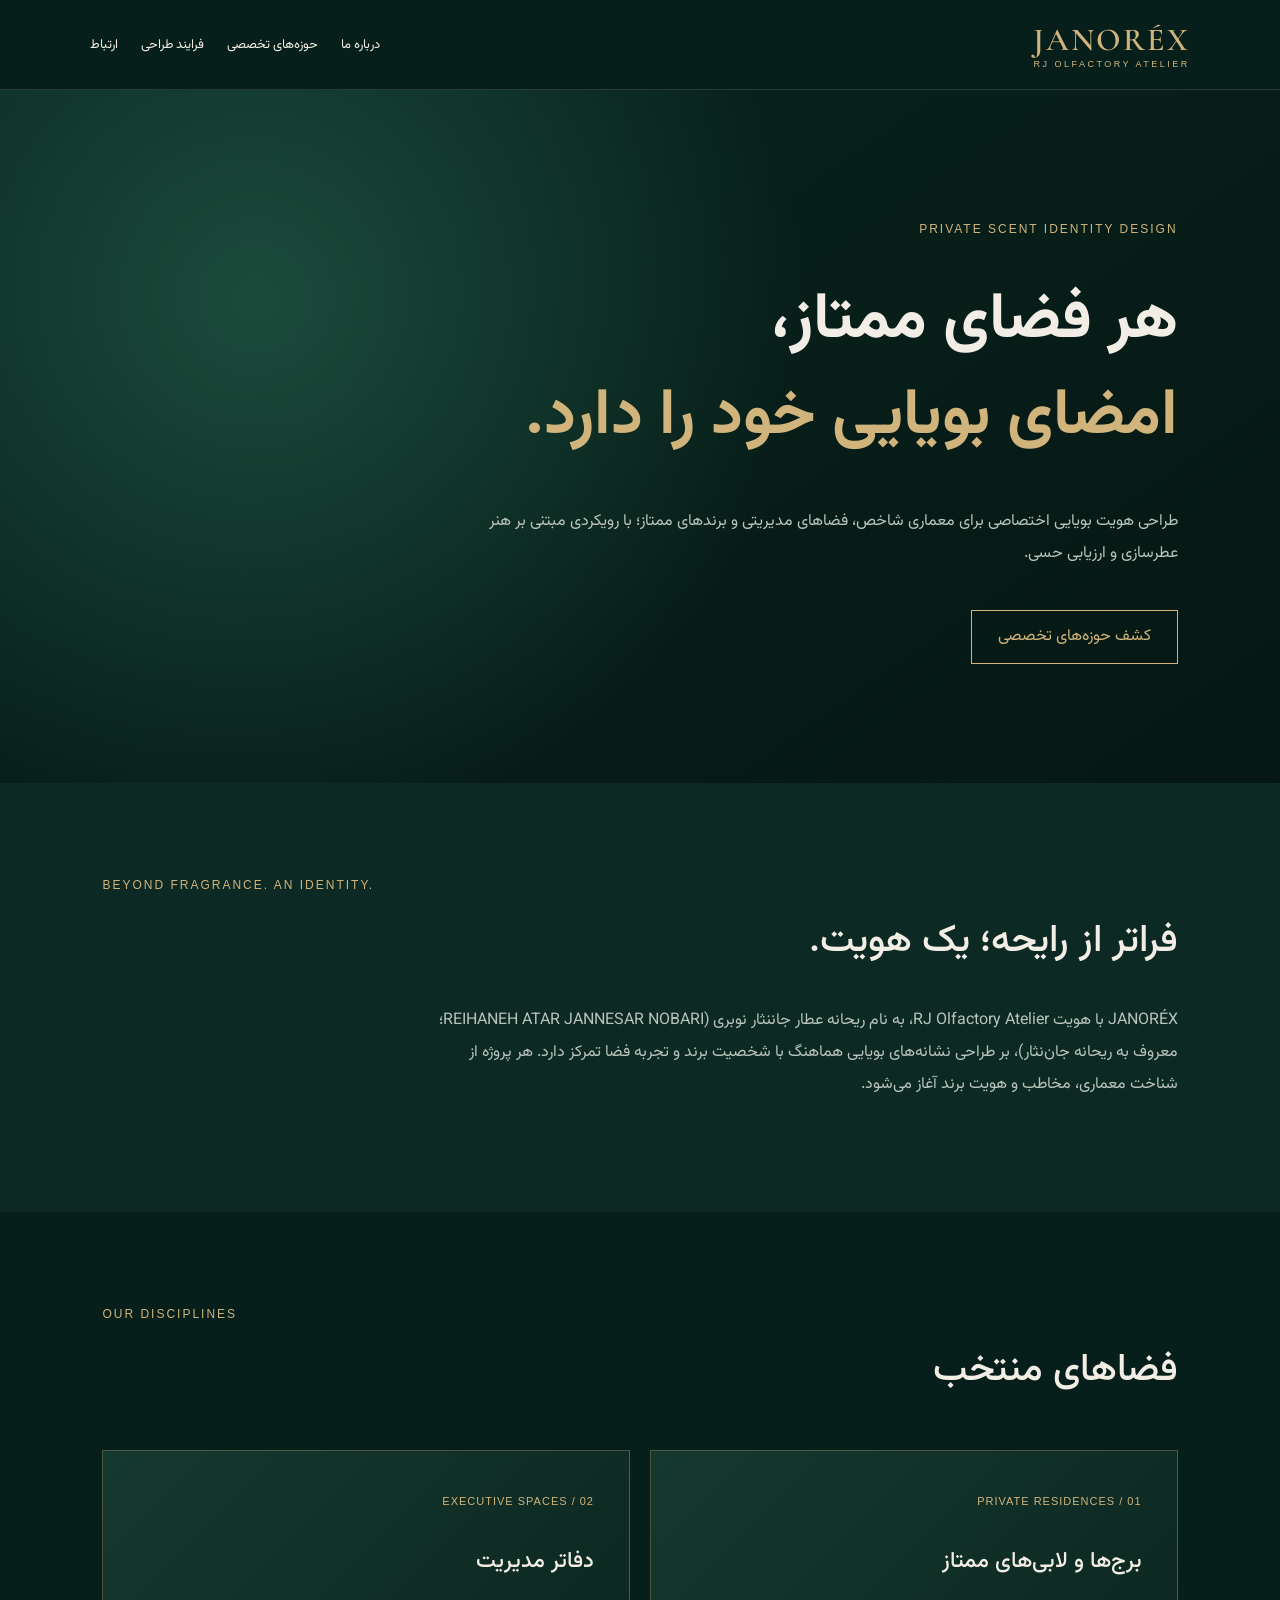
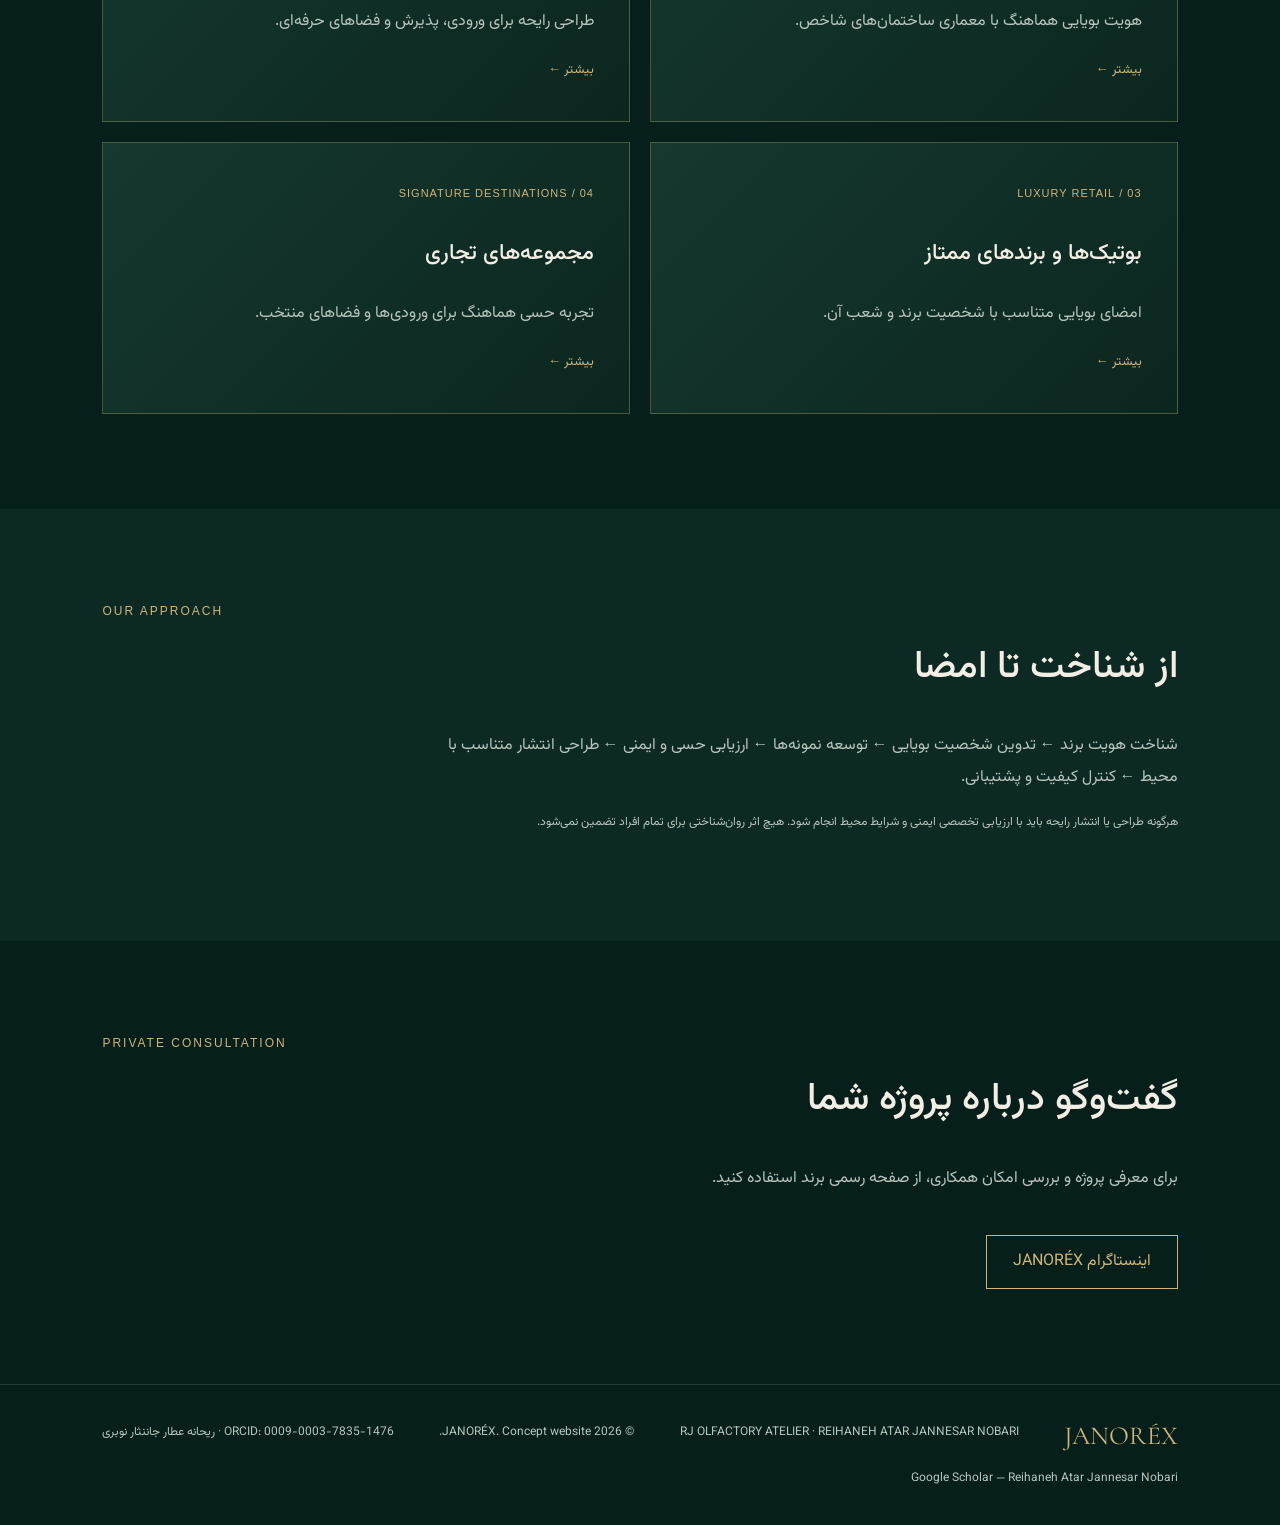
<file: index.html>
<!doctype html><html lang="fa" dir="rtl"><head><meta charset="utf-8"><meta name="viewport" content="width=device-width,initial-scale=1"><meta name="description" content="JANORÉX — استودیوی طراحی هویت بویایی اختصاصی برای فضاهای ممتاز، برج‌ها، دفاتر مدیریت و بوتیک‌های لوکس."><title>JANORÉX | RJ Olfactory Atelier</title><link rel="stylesheet" href="style.css"><meta name="google-site-verification" content="vM_7W2J-sU3Rq5W0wk0j6W85SU7spvGq8XoZDJ5NMYY"><meta name="author" content="Reihaneh Atar Jannesar Nobari"><script type="application/ld+json">{"@context":"https://schema.org","@type":"Person","name":"Reihaneh Atar Jannesar Nobari","alternateName":["ریحانه عطار جاننثار نوبری","ریحانه جان‌نثار","Reihaneh Jannesar"],"sameAs":["https://orcid.org/0009-0003-7835-1476","https://scholar.google.com/citations?user=XR0D-F0AAAAJ"]}</script></head><body><header><a class="logo" href="./">JANORÉX <small>RJ OLFACTORY ATELIER</small></a><nav><a href="#about">درباره ما</a><a href="#services">حوزه‌های تخصصی</a><a href="#process">فرایند طراحی</a><a href="#contact">ارتباط</a></nav></header><main><section class="hero"><p class="eyebrow">PRIVATE SCENT IDENTITY DESIGN</p><h1>هر فضای ممتاز،<br><em>امضای بویایی خود را دارد.</em></h1><p>طراحی هویت بویایی اختصاصی برای معماری شاخص، فضاهای مدیریتی و برندهای ممتاز؛ با رویکردی مبتنی بر هنر عطرسازی و ارزیابی حسی.</p><a class="btn" href="#services">کشف حوزه‌های تخصصی</a></section><section id="about" class="intro"><span class="eyebrow">BEYOND FRAGRANCE. AN IDENTITY.</span><h2>فراتر از رایحه؛ یک هویت.</h2><p>JANORÉX با هویت RJ Olfactory Atelier، به نام ریحانه عطار جاننثار نوبری (REIHANEH ATAR JANNESAR NOBARI؛ معروف به ریحانه جان‌نثار)، بر طراحی نشانه‌های بویایی هماهنگ با شخصیت برند و تجربه فضا تمرکز دارد. هر پروژه از شناخت معماری، مخاطب و هویت برند آغاز می‌شود.</p></section><section id="services"><span class="eyebrow">OUR DISCIPLINES</span><h2>فضاهای منتخب</h2><div class="cards"><a href="residences.html"><b>01 / PRIVATE RESIDENCES</b><h3>برج‌ها و لابی‌های ممتاز</h3><p>هویت بویایی هماهنگ با معماری ساختمان‌های شاخص.</p><span>بیشتر ←</span></a><a href="executive.html"><b>02 / EXECUTIVE SPACES</b><h3>دفاتر مدیریت</h3><p>طراحی رایحه برای ورودی، پذیرش و فضاهای حرفه‌ای.</p><span>بیشتر ←</span></a><a href="retail.html"><b>03 / LUXURY RETAIL</b><h3>بوتیک‌ها و برندهای ممتاز</h3><p>امضای بویایی متناسب با شخصیت برند و شعب آن.</p><span>بیشتر ←</span></a><a href="destinations.html"><b>04 / SIGNATURE DESTINATIONS</b><h3>مجموعه‌های تجاری</h3><p>تجربه حسی هماهنگ برای ورودی‌ها و فضاهای منتخب.</p><span>بیشتر ←</span></a></div></section><section id="process" class="intro"><span class="eyebrow">OUR APPROACH</span><h2>از شناخت تا امضا</h2><p>شناخت هویت برند ← تدوین شخصیت بویایی ← توسعه نمونه‌ها ← ارزیابی حسی و ایمنی ← طراحی انتشار متناسب با محیط ← کنترل کیفیت و پشتیبانی.</p><p class="note">هرگونه طراحی یا انتشار رایحه باید با ارزیابی تخصصی ایمنی و شرایط محیط انجام شود. هیچ اثر روان‌شناختی برای تمام افراد تضمین نمی‌شود.</p></section><section id="contact"><span class="eyebrow">PRIVATE CONSULTATION</span><h2>گفت‌وگو درباره پروژه شما</h2><p>برای معرفی پروژه و بررسی امکان همکاری، از صفحه رسمی برند استفاده کنید.</p><a class="btn" href="https://www.instagram.com/janorex_perfume/" rel="noopener noreferrer" target="_blank">اینستاگرام JANORÉX</a></section></main><footer><strong>JANORÉX</strong><span>RJ OLFACTORY ATELIER · REIHANEH ATAR JANNESAR NOBARI</span><span>© 2026 JANORÉX. Concept website.</span><span dir="ltr">ریحانه عطار جاننثار نوبری · <a href="https://orcid.org/0009-0003-7835-1476" rel="me noopener noreferrer">ORCID: 0009-0003-7835-1476</a></span><span><a href="https://scholar.google.com/citations?user=XR0D-F0AAAAJ" rel="me noopener noreferrer">Google Scholar — Reihaneh Atar Jannesar Nobari</a></span></footer></body></html>
</file>
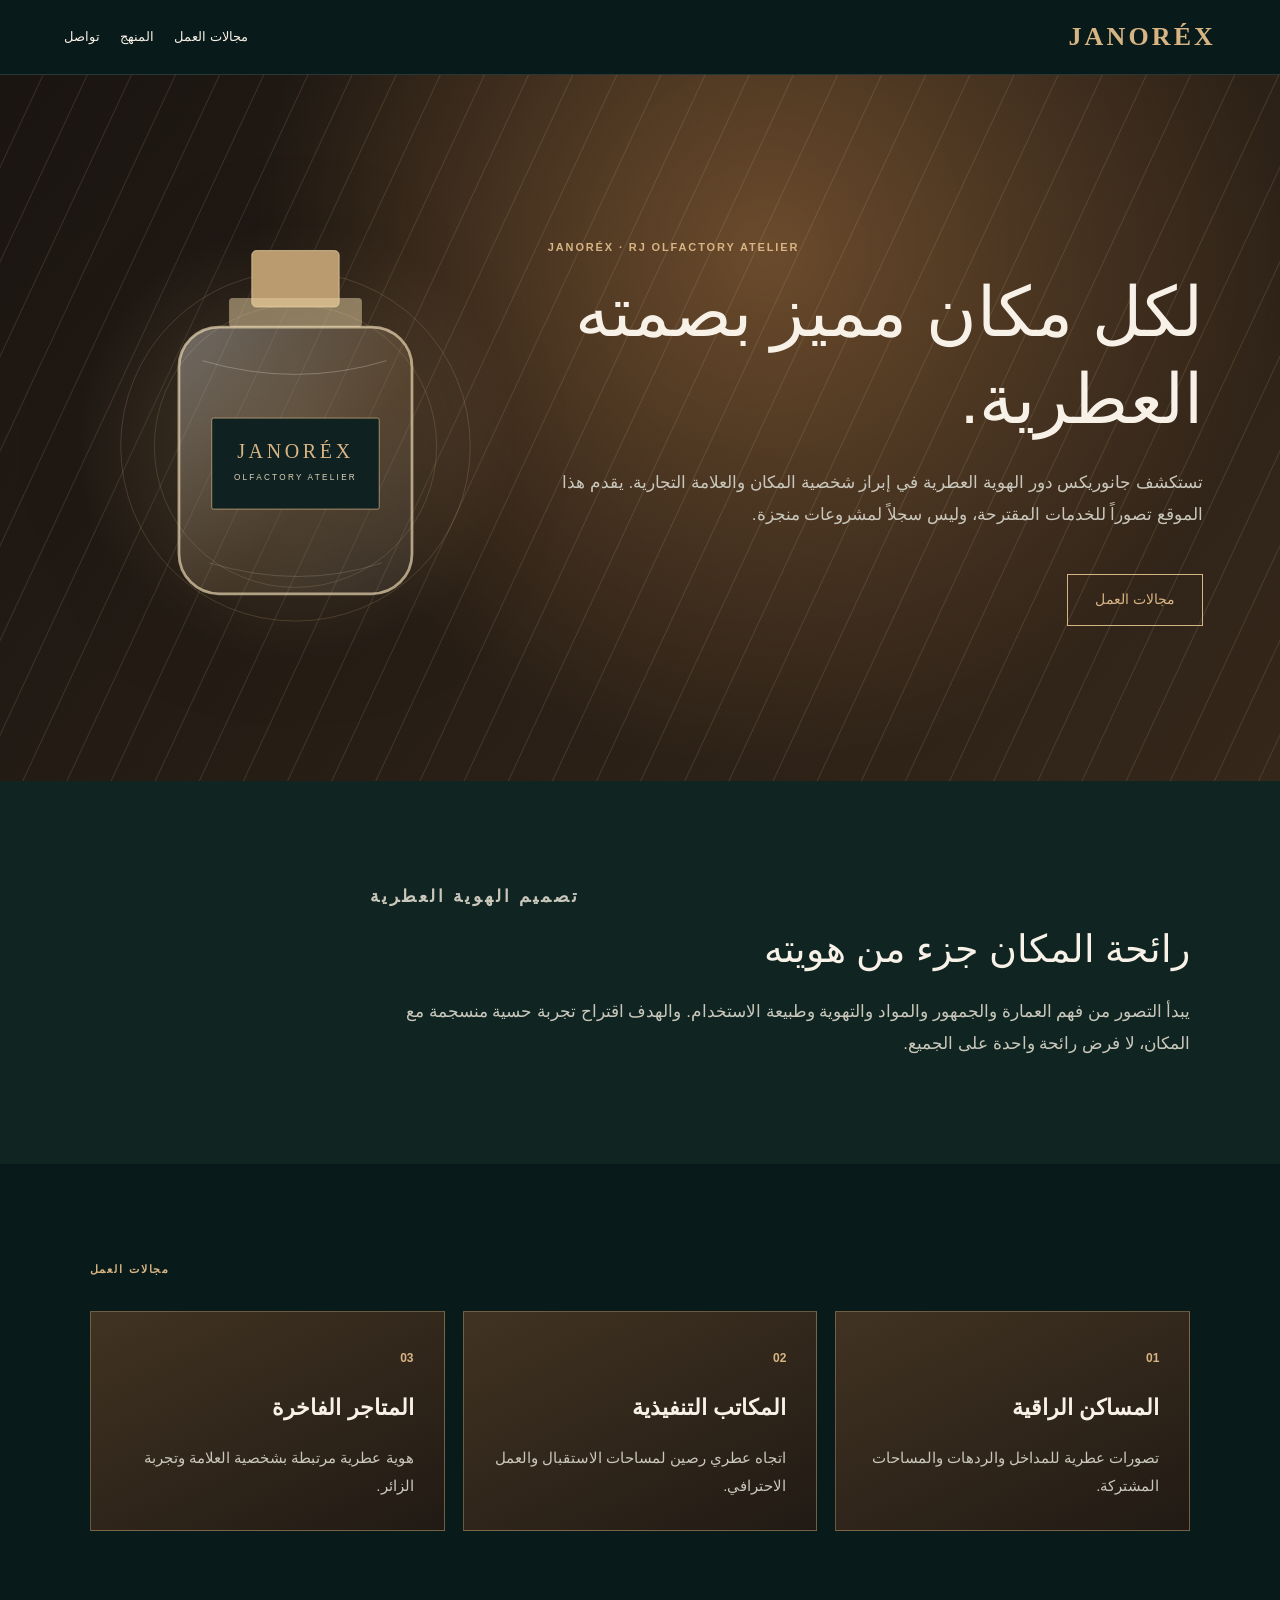
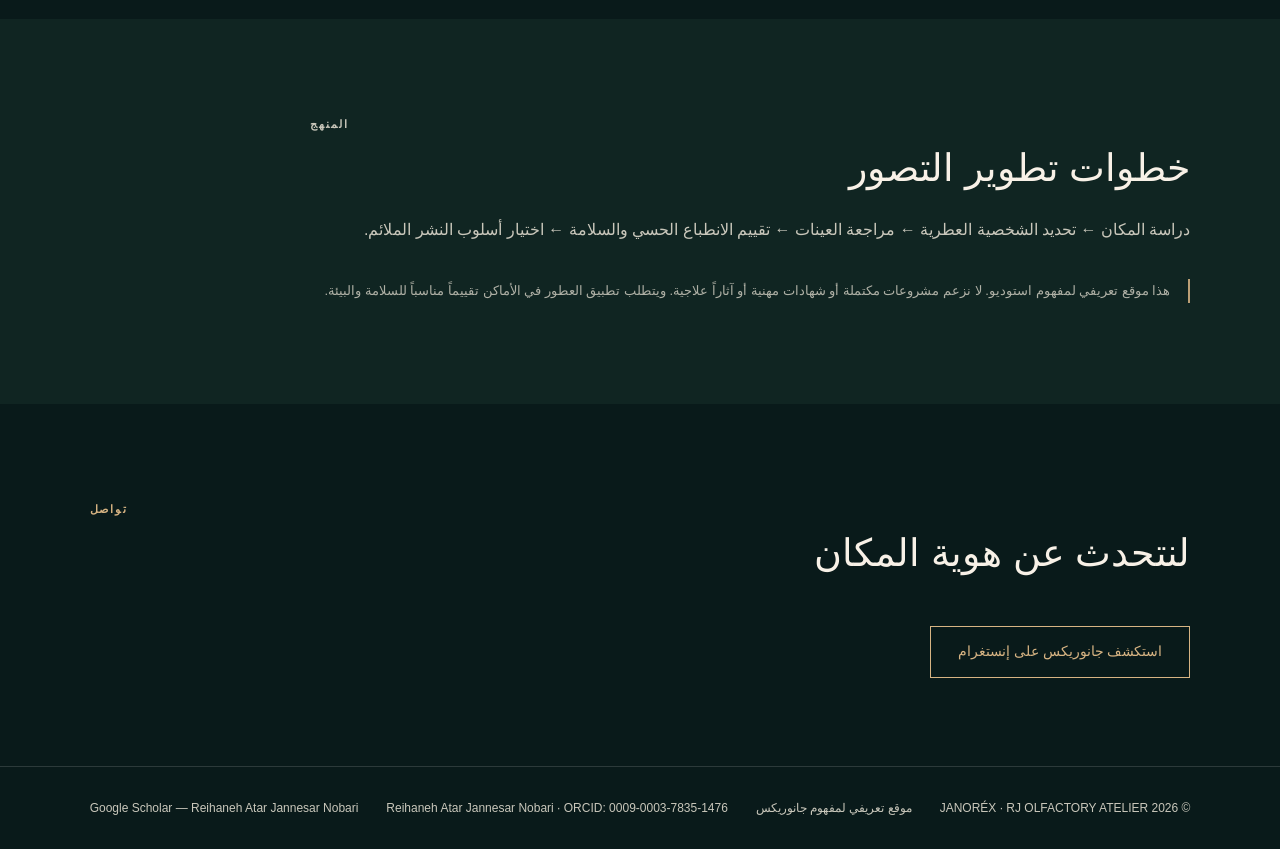
<file: sites/ar/index.html>
<!doctype html>
<html lang="ar" dir="rtl">
<head>
<meta charset="utf-8"><meta name="viewport" content="width=device-width, initial-scale=1">
<meta name="description" content="جانوريكس: مفهوم استوديو متخصص في تصميم الهوية العطرية للمساحات المعمارية المميزة والمكاتب التنفيذية والمتاجر الفاخرة.">
<meta name="robots" content="index,follow">
<meta name="theme-color" content="#0b1e1c">
<title>JANORÉX | هوية عطرية للأماكن الراقية</title>
<style>
:root{--gold:#d7b483;--accent:#544239;--bg:#091a1a;--text:#f8f1e7;--muted:#c9c7bb}
*{box-sizing:border-box}html{scroll-behavior:smooth}body{margin:0;background:var(--bg);color:var(--text);font-family:Tahoma,Arial,sans-serif;line-height:1.85}a{color:inherit;text-decoration:none}a:focus-visible{outline:3px solid var(--gold);outline-offset:4px}
header{display:flex;align-items:center;justify-content:space-between;gap:24px;flex-wrap:wrap;padding:22px max(5vw,20px);border-bottom:1px solid #ffffff20}
.brand{font:700 26px Georgia,serif;letter-spacing:.12em;color:var(--gold);direction:ltr}
.nav{display:flex;gap:20px;flex-wrap:wrap;font-size:13px}.nav a:hover{color:var(--gold)}
.hero{position:relative;min-height:74vh;display:grid;grid-template-columns:1.2fr .8fr;align-items:center;gap:34px;overflow:hidden;padding:80px max(6vw,24px);background:radial-gradient(circle at 55% 30%,var(--accent),transparent 57%),linear-gradient(140deg,#071413,#112a27)}
.hero:before{content:"";position:absolute;inset:0;opacity:.14;background:repeating-linear-gradient(115deg,transparent 0 38px,#e1c8a8 39px,transparent 40px)}
.hero-copy,.art{position:relative;z-index:1}.overline{font:700 11px Arial,sans-serif;letter-spacing:.17em;color:var(--gold);direction:ltr;text-align:start}
h1{font-size:clamp(38px,5.4vw,75px);line-height:1.26;font-weight:500;margin:16px 0 24px}h2{font-size:clamp(26px,3vw,43px);line-height:1.3;font-weight:500;margin:12px 0 22px}h3{font-size:22px;margin:16px 0}
.lead{font-size:clamp(16px,1.35vw,20px);max-width:700px;color:var(--muted)}.hero .lead{max-width:690px}
.button{display:inline-block;margin-top:26px;padding:12px 27px;color:var(--gold);border:1px solid var(--gold);font-size:14px;transition:.2s}.button:hover{background:var(--gold);color:#09201b}
.art{max-width:490px;width:100%;justify-self:center;filter:drop-shadow(0 12px 45px #0008)}
section.content{padding:88px max(7vw,24px)}.intro{background:#102522}.intro p{max-width:820px;color:var(--muted);font-size:17px}
.cards{display:grid;grid-template-columns:repeat(3,minmax(0,1fr));gap:18px;margin-top:35px}.service{border:1px solid #d3b58366;padding:30px;background:linear-gradient(155deg,#18352e,#0d211e)}.service p{color:var(--muted);font-size:15px;margin:0}.number{color:var(--gold);font:700 12px Arial}
.process{background:#102522}.process p{max-width:880px;color:var(--muted)}.caution{font-size:13px;opacity:.86;border-inline-start:2px solid var(--gold);padding-inline-start:18px;margin-top:35px}
footer{border-top:1px solid #ffffff24;padding:30px max(7vw,24px);display:flex;justify-content:space-between;flex-wrap:wrap;gap:20px;color:var(--muted);font-size:12px}
@media(max-width:760px){.hero{grid-template-columns:1fr;padding-block:60px;min-height:0}.art{max-width:290px;opacity:.86}.cards{grid-template-columns:1fr}section.content{padding-block:64px}header{align-items:flex-start}}
 .hero{background:radial-gradient(circle at 60% 25%,#6b4b2c,transparent 55%),linear-gradient(130deg,#1a1511,#35271a)}.service{background:linear-gradient(155deg,#413322,#211a14)}</style>
<meta name="google-site-verification" content="vM_7W2J-sU3Rq5W0wk0j6W85SU7spvGq8XoZDJ5NMYY"><meta name="author" content="Reihaneh Atar Jannesar Nobari"><script type="application/ld+json">{"@context":"https://schema.org","@type":"Person","name":"Reihaneh Atar Jannesar Nobari","alternateName":["ریحانه عطار جاننثار نوبری","ریحانه جان‌نثار","Reihaneh Jannesar"],"sameAs":["https://orcid.org/0009-0003-7835-1476","https://scholar.google.com/citations?user=XR0D-F0AAAAJ"]}</script></head>
<body>
<header><a class="brand" href="./" aria-label="JANORÉX home">JANORÉX</a><nav class="nav" aria-label="Primary navigation"><a href="#disciplines">مجالات العمل</a><a href="#approach">المنهج</a><a href="#contact">تواصل</a></nav></header>
<main>
<section class="hero"><div class="hero-copy"><p class="overline">JANORÉX · RJ OLFACTORY ATELIER</p><h1>لكل مكان مميز بصمته العطرية.</h1><p class="lead">تستكشف جانوريكس دور الهوية العطرية في إبراز شخصية المكان والعلامة التجارية. يقدم هذا الموقع تصوراً للخدمات المقترحة، وليس سجلاً لمشروعات منجزة.</p><a class="button" href="#disciplines">مجالات العمل</a></div><svg class="art" role="img" aria-label="Abstract illustration of a fragrance vessel" viewBox="0 0 480 600" xmlns="http://www.w3.org/2000/svg"><defs><radialGradient id="halo"><stop stop-color="#d7b483" stop-opacity=".26"/><stop offset="1" stop-color="#d7b483" stop-opacity="0"/></radialGradient><linearGradient id="glass" x1="0" y1="0" x2="1" y2="1"><stop stop-color="#fff" stop-opacity=".33"/><stop offset=".6" stop-color="#d7b483" stop-opacity=".13"/><stop offset="1" stop-color="#fff" stop-opacity=".05"/></linearGradient></defs><circle cx="240" cy="315" r="240" fill="url(#halo)"/><circle cx="240" cy="320" r="192" fill="none" stroke="#d7b483" stroke-opacity=".22"/><circle cx="240" cy="320" r="155" fill="none" stroke="#d7b483" stroke-opacity=".2"/><rect x="192" y="105" width="96" height="62" rx="5" fill="#b99b6f" stroke="#f8e3b7" stroke-opacity=".65"/><rect x="167" y="157" width="146" height="32" rx="4" fill="#e9d2a4" opacity=".5"/><rect x="112" y="189" width="256" height="293" rx="44" fill="url(#glass)" stroke="#f5e0bb" stroke-opacity=".65" stroke-width="3"/><path d="M138 226q102 30 202 0" fill="none" stroke="#fff" stroke-opacity=".27"/><rect x="148" y="289" width="184" height="100" rx="2" fill="#0f2221" stroke="#d7b483" stroke-opacity=".75"/><text x="240" y="333" text-anchor="middle" fill="#d7b483" font-family="Georgia,serif" letter-spacing="4" font-size="22">JANORÉX</text><text x="240" y="357" text-anchor="middle" fill="#ded1b8" font-family="Arial,sans-serif" letter-spacing="2.5" font-size="9">OLFACTORY ATELIER</text><path d="M145 448q100 30 190 0" fill="none" stroke="#fff" stroke-opacity=".16"/></svg></section>
<section class="content intro" id="about"><p class="overline">تصميم الهوية العطرية</p><h2>رائحة المكان جزء من هويته</h2><p>يبدأ التصور من فهم العمارة والجمهور والمواد والتهوية وطبيعة الاستخدام. والهدف اقتراح تجربة حسية منسجمة مع المكان، لا فرض رائحة واحدة على الجميع.</p></section>
<section class="content" id="disciplines"><p class="overline">مجالات العمل</p><div class="cards"><article class="service"><span class="number">01</span><h3>المساكن الراقية</h3><p>تصورات عطرية للمداخل والردهات والمساحات المشتركة.</p></article><article class="service"><span class="number">02</span><h3>المكاتب التنفيذية</h3><p>اتجاه عطري رصين لمساحات الاستقبال والعمل الاحترافي.</p></article><article class="service"><span class="number">03</span><h3>المتاجر الفاخرة</h3><p>هوية عطرية مرتبطة بشخصية العلامة وتجربة الزائر.</p></article></div></section>
<section class="content process" id="approach"><p class="overline">المنهج</p><h2>خطوات تطوير التصور</h2><p>دراسة المكان ← تحديد الشخصية العطرية ← مراجعة العينات ← تقييم الانطباع الحسي والسلامة ← اختيار أسلوب النشر الملائم.</p><p class="caution">هذا موقع تعريفي لمفهوم استوديو. لا نزعم مشروعات مكتملة أو شهادات مهنية أو آثاراً علاجية. ويتطلب تطبيق العطور في الأماكن تقييماً مناسباً للسلامة والبيئة.</p></section>
<section class="content" id="contact"><p class="overline">تواصل</p><h2>لنتحدث عن هوية المكان</h2><a class="button" target="_blank" rel="noopener noreferrer" href="https://www.instagram.com/janorex_perfume/">استكشف جانوريكس على إنستغرام</a></section>
</main><footer><span>© 2026 JANORÉX · RJ OLFACTORY ATELIER</span><span>موقع تعريفي لمفهوم جانوريكس</span><span dir="ltr">Reihaneh Atar Jannesar Nobari · <a href="https://orcid.org/0009-0003-7835-1476" rel="me noopener noreferrer">ORCID: 0009-0003-7835-1476</a></span><span><a href="https://scholar.google.com/citations?user=XR0D-F0AAAAJ" rel="me noopener noreferrer">Google Scholar — Reihaneh Atar Jannesar Nobari</a></span></footer>
</body></html>
</file>
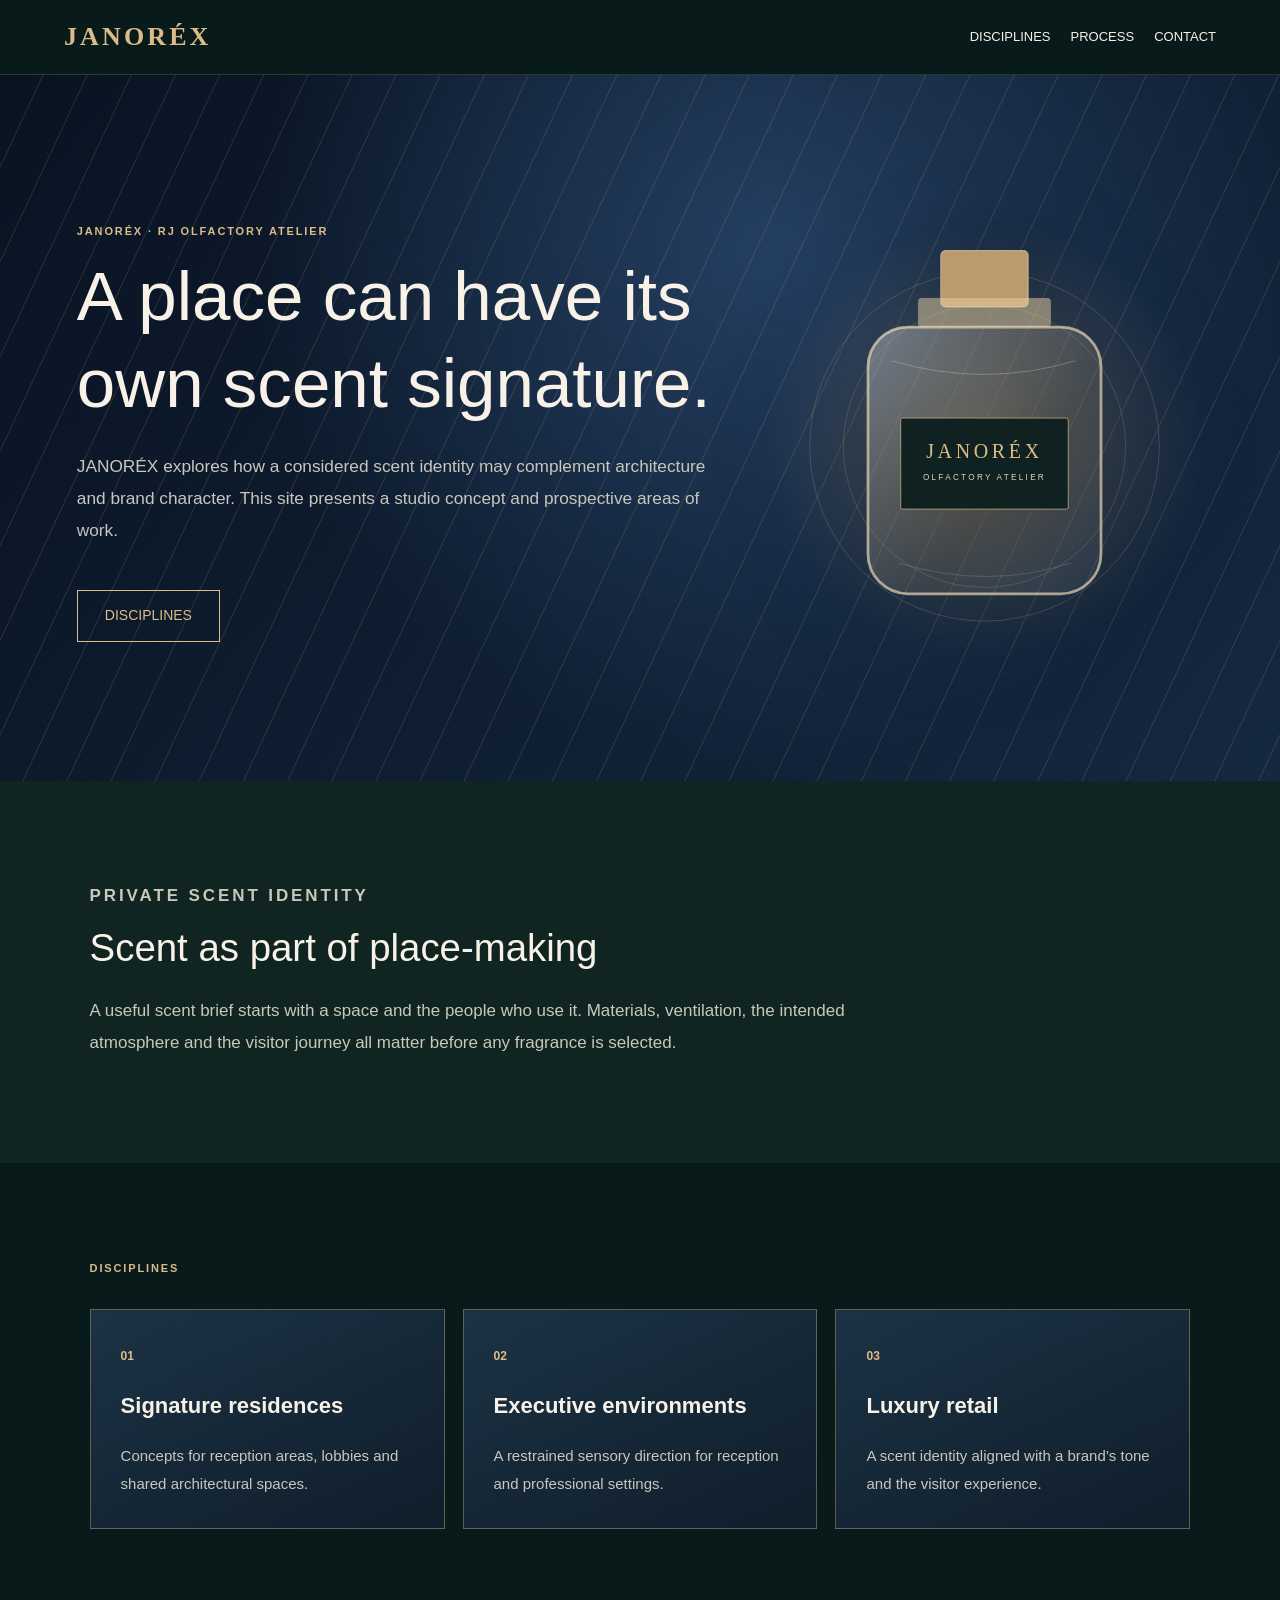
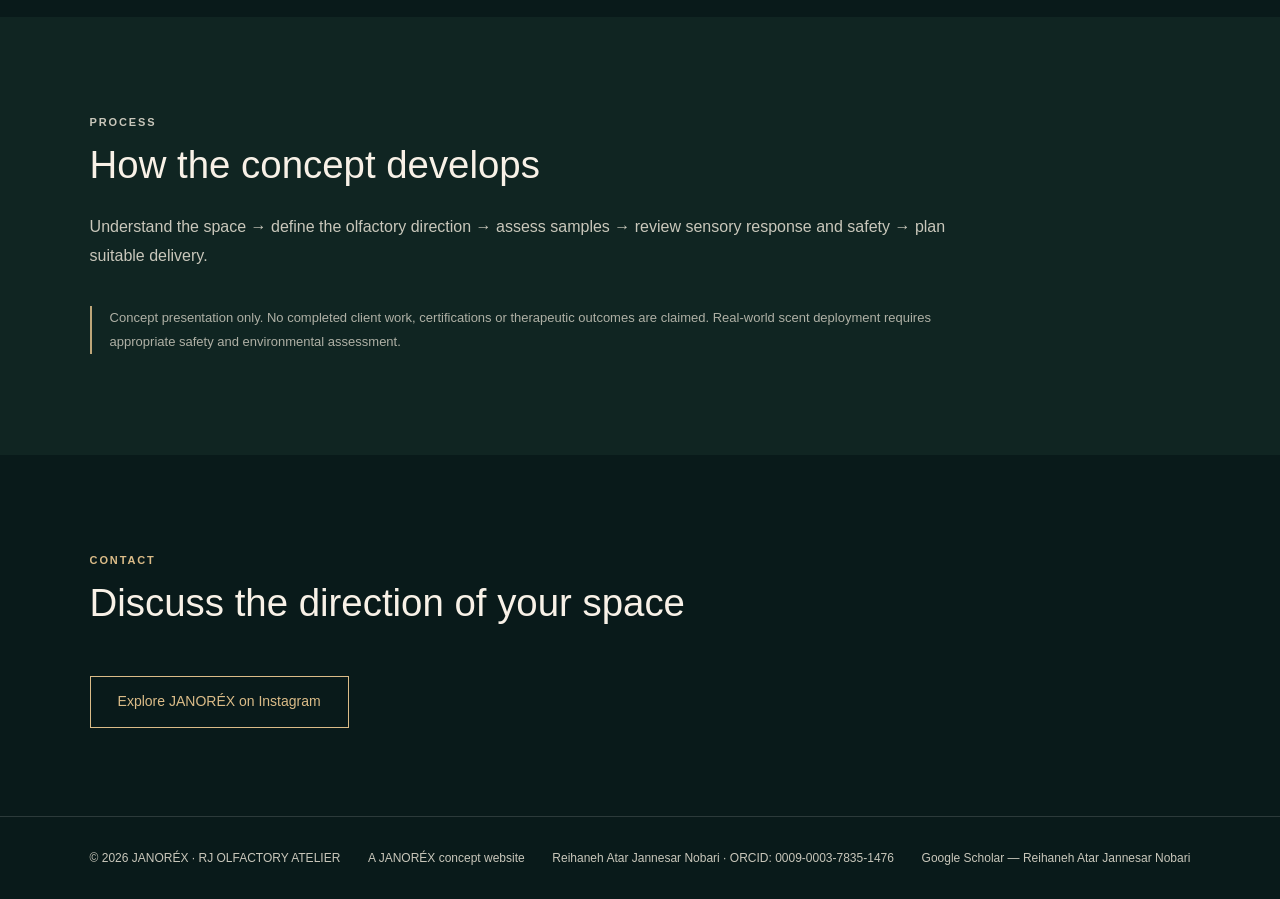
<file: sites/en/index.html>
<!doctype html>
<html lang="en" dir="ltr">
<head>
<meta charset="utf-8"><meta name="viewport" content="width=device-width, initial-scale=1">
<meta name="description" content="Explore JANORÉX, a concept olfactory atelier focused on scent identity for remarkable architecture, executive environments and premium retail.">
<meta name="robots" content="index,follow">
<meta name="theme-color" content="#0b1e1c">
<title>JANORÉX | A Scent Identity for Distinctive Spaces</title>
<style>
:root{--gold:#dbbc88;--accent:#203a46;--bg:#091a1a;--text:#f8f1e7;--muted:#c9c7bb}
*{box-sizing:border-box}html{scroll-behavior:smooth}body{margin:0;background:var(--bg);color:var(--text);font-family:Georgia,Arial,sans-serif;line-height:1.85}a{color:inherit;text-decoration:none}a:focus-visible{outline:3px solid var(--gold);outline-offset:4px}
header{display:flex;align-items:center;justify-content:space-between;gap:24px;flex-wrap:wrap;padding:22px max(5vw,20px);border-bottom:1px solid #ffffff20}
.brand{font:700 26px Georgia,serif;letter-spacing:.12em;color:var(--gold);direction:ltr}
.nav{display:flex;gap:20px;flex-wrap:wrap;font-size:13px}.nav a:hover{color:var(--gold)}
.hero{position:relative;min-height:74vh;display:grid;grid-template-columns:1.2fr .8fr;align-items:center;gap:34px;overflow:hidden;padding:80px max(6vw,24px);background:radial-gradient(circle at 55% 30%,var(--accent),transparent 57%),linear-gradient(140deg,#071413,#112a27)}
.hero:before{content:"";position:absolute;inset:0;opacity:.14;background:repeating-linear-gradient(115deg,transparent 0 38px,#e1c8a8 39px,transparent 40px)}
.hero-copy,.art{position:relative;z-index:1}.overline{font:700 11px Arial,sans-serif;letter-spacing:.17em;color:var(--gold);direction:ltr;text-align:start}
h1{font-size:clamp(38px,5.4vw,75px);line-height:1.26;font-weight:500;margin:16px 0 24px}h2{font-size:clamp(26px,3vw,43px);line-height:1.3;font-weight:500;margin:12px 0 22px}h3{font-size:22px;margin:16px 0}
.lead{font-size:clamp(16px,1.35vw,20px);max-width:700px;color:var(--muted)}.hero .lead{max-width:690px}
.button{display:inline-block;margin-top:26px;padding:12px 27px;color:var(--gold);border:1px solid var(--gold);font-size:14px;transition:.2s}.button:hover{background:var(--gold);color:#09201b}
.art{max-width:490px;width:100%;justify-self:center;filter:drop-shadow(0 12px 45px #0008)}
section.content{padding:88px max(7vw,24px)}.intro{background:#102522}.intro p{max-width:820px;color:var(--muted);font-size:17px}
.cards{display:grid;grid-template-columns:repeat(3,minmax(0,1fr));gap:18px;margin-top:35px}.service{border:1px solid #d3b58366;padding:30px;background:linear-gradient(155deg,#18352e,#0d211e)}.service p{color:var(--muted);font-size:15px;margin:0}.number{color:var(--gold);font:700 12px Arial}
.process{background:#102522}.process p{max-width:880px;color:var(--muted)}.caution{font-size:13px;opacity:.86;border-inline-start:2px solid var(--gold);padding-inline-start:18px;margin-top:35px}
footer{border-top:1px solid #ffffff24;padding:30px max(7vw,24px);display:flex;justify-content:space-between;flex-wrap:wrap;gap:20px;color:var(--muted);font-size:12px}
@media(max-width:760px){.hero{grid-template-columns:1fr;padding-block:60px;min-height:0}.art{max-width:290px;opacity:.86}.cards{grid-template-columns:1fr}section.content{padding-block:64px}header{align-items:flex-start}}
.hero{background:radial-gradient(circle at 60% 25%,#243f61,transparent 55%),linear-gradient(130deg,#091322,#142840)}.service{background:linear-gradient(155deg,#1b3345,#101d2b)}</style>
<meta name="google-site-verification" content="vM_7W2J-sU3Rq5W0wk0j6W85SU7spvGq8XoZDJ5NMYY"><meta name="author" content="Reihaneh Atar Jannesar Nobari"><script type="application/ld+json">{"@context":"https://schema.org","@type":"Person","name":"Reihaneh Atar Jannesar Nobari","alternateName":["ریحانه عطار جاننثار نوبری","ریحانه جان‌نثار","Reihaneh Jannesar"],"sameAs":["https://orcid.org/0009-0003-7835-1476","https://scholar.google.com/citations?user=XR0D-F0AAAAJ"]}</script></head>
<body>
<header><a class="brand" href="./" aria-label="JANORÉX home">JANORÉX</a><nav class="nav" aria-label="Primary navigation"><a href="#disciplines">DISCIPLINES</a><a href="#approach">PROCESS</a><a href="#contact">CONTACT</a></nav></header>
<main>
<section class="hero"><div class="hero-copy"><p class="overline">JANORÉX · RJ OLFACTORY ATELIER</p><h1>A place can have its own scent signature.</h1><p class="lead">JANORÉX explores how a considered scent identity may complement architecture and brand character. This site presents a studio concept and prospective areas of work.</p><a class="button" href="#disciplines">DISCIPLINES</a></div><svg class="art" role="img" aria-label="Abstract illustration of a fragrance vessel" viewBox="0 0 480 600" xmlns="http://www.w3.org/2000/svg"><defs><radialGradient id="halo"><stop stop-color="#dbbc88" stop-opacity=".26"/><stop offset="1" stop-color="#dbbc88" stop-opacity="0"/></radialGradient><linearGradient id="glass" x1="0" y1="0" x2="1" y2="1"><stop stop-color="#fff" stop-opacity=".33"/><stop offset=".6" stop-color="#dbbc88" stop-opacity=".13"/><stop offset="1" stop-color="#fff" stop-opacity=".05"/></linearGradient></defs><circle cx="240" cy="315" r="240" fill="url(#halo)"/><circle cx="240" cy="320" r="192" fill="none" stroke="#dbbc88" stroke-opacity=".22"/><circle cx="240" cy="320" r="155" fill="none" stroke="#dbbc88" stroke-opacity=".2"/><rect x="192" y="105" width="96" height="62" rx="5" fill="#b99b6f" stroke="#f8e3b7" stroke-opacity=".65"/><rect x="167" y="157" width="146" height="32" rx="4" fill="#e9d2a4" opacity=".5"/><rect x="112" y="189" width="256" height="293" rx="44" fill="url(#glass)" stroke="#f5e0bb" stroke-opacity=".65" stroke-width="3"/><path d="M138 226q102 30 202 0" fill="none" stroke="#fff" stroke-opacity=".27"/><rect x="148" y="289" width="184" height="100" rx="2" fill="#0f2221" stroke="#dbbc88" stroke-opacity=".75"/><text x="240" y="333" text-anchor="middle" fill="#dbbc88" font-family="Georgia,serif" letter-spacing="4" font-size="22">JANORÉX</text><text x="240" y="357" text-anchor="middle" fill="#ded1b8" font-family="Arial,sans-serif" letter-spacing="2.5" font-size="9">OLFACTORY ATELIER</text><path d="M145 448q100 30 190 0" fill="none" stroke="#fff" stroke-opacity=".16"/></svg></section>
<section class="content intro" id="about"><p class="overline">PRIVATE SCENT IDENTITY</p><h2>Scent as part of place-making</h2><p>A useful scent brief starts with a space and the people who use it. Materials, ventilation, the intended atmosphere and the visitor journey all matter before any fragrance is selected.</p></section>
<section class="content" id="disciplines"><p class="overline">DISCIPLINES</p><div class="cards"><article class="service"><span class="number">01</span><h3>Signature residences</h3><p>Concepts for reception areas, lobbies and shared architectural spaces.</p></article><article class="service"><span class="number">02</span><h3>Executive environments</h3><p>A restrained sensory direction for reception and professional settings.</p></article><article class="service"><span class="number">03</span><h3>Luxury retail</h3><p>A scent identity aligned with a brand’s tone and the visitor experience.</p></article></div></section>
<section class="content process" id="approach"><p class="overline">PROCESS</p><h2>How the concept develops</h2><p>Understand the space → define the olfactory direction → assess samples → review sensory response and safety → plan suitable delivery.</p><p class="caution">Concept presentation only. No completed client work, certifications or therapeutic outcomes are claimed. Real-world scent deployment requires appropriate safety and environmental assessment.</p></section>
<section class="content" id="contact"><p class="overline">CONTACT</p><h2>Discuss the direction of your space</h2><a class="button" target="_blank" rel="noopener noreferrer" href="https://www.instagram.com/janorex_perfume/">Explore JANORÉX on Instagram</a></section>
</main><footer><span>© 2026 JANORÉX · RJ OLFACTORY ATELIER</span><span>A JANORÉX concept website</span><span dir="ltr">Reihaneh Atar Jannesar Nobari · <a href="https://orcid.org/0009-0003-7835-1476" rel="me noopener noreferrer">ORCID: 0009-0003-7835-1476</a></span><span><a href="https://scholar.google.com/citations?user=XR0D-F0AAAAJ" rel="me noopener noreferrer">Google Scholar — Reihaneh Atar Jannesar Nobari</a></span></footer>
</body></html>
</file>
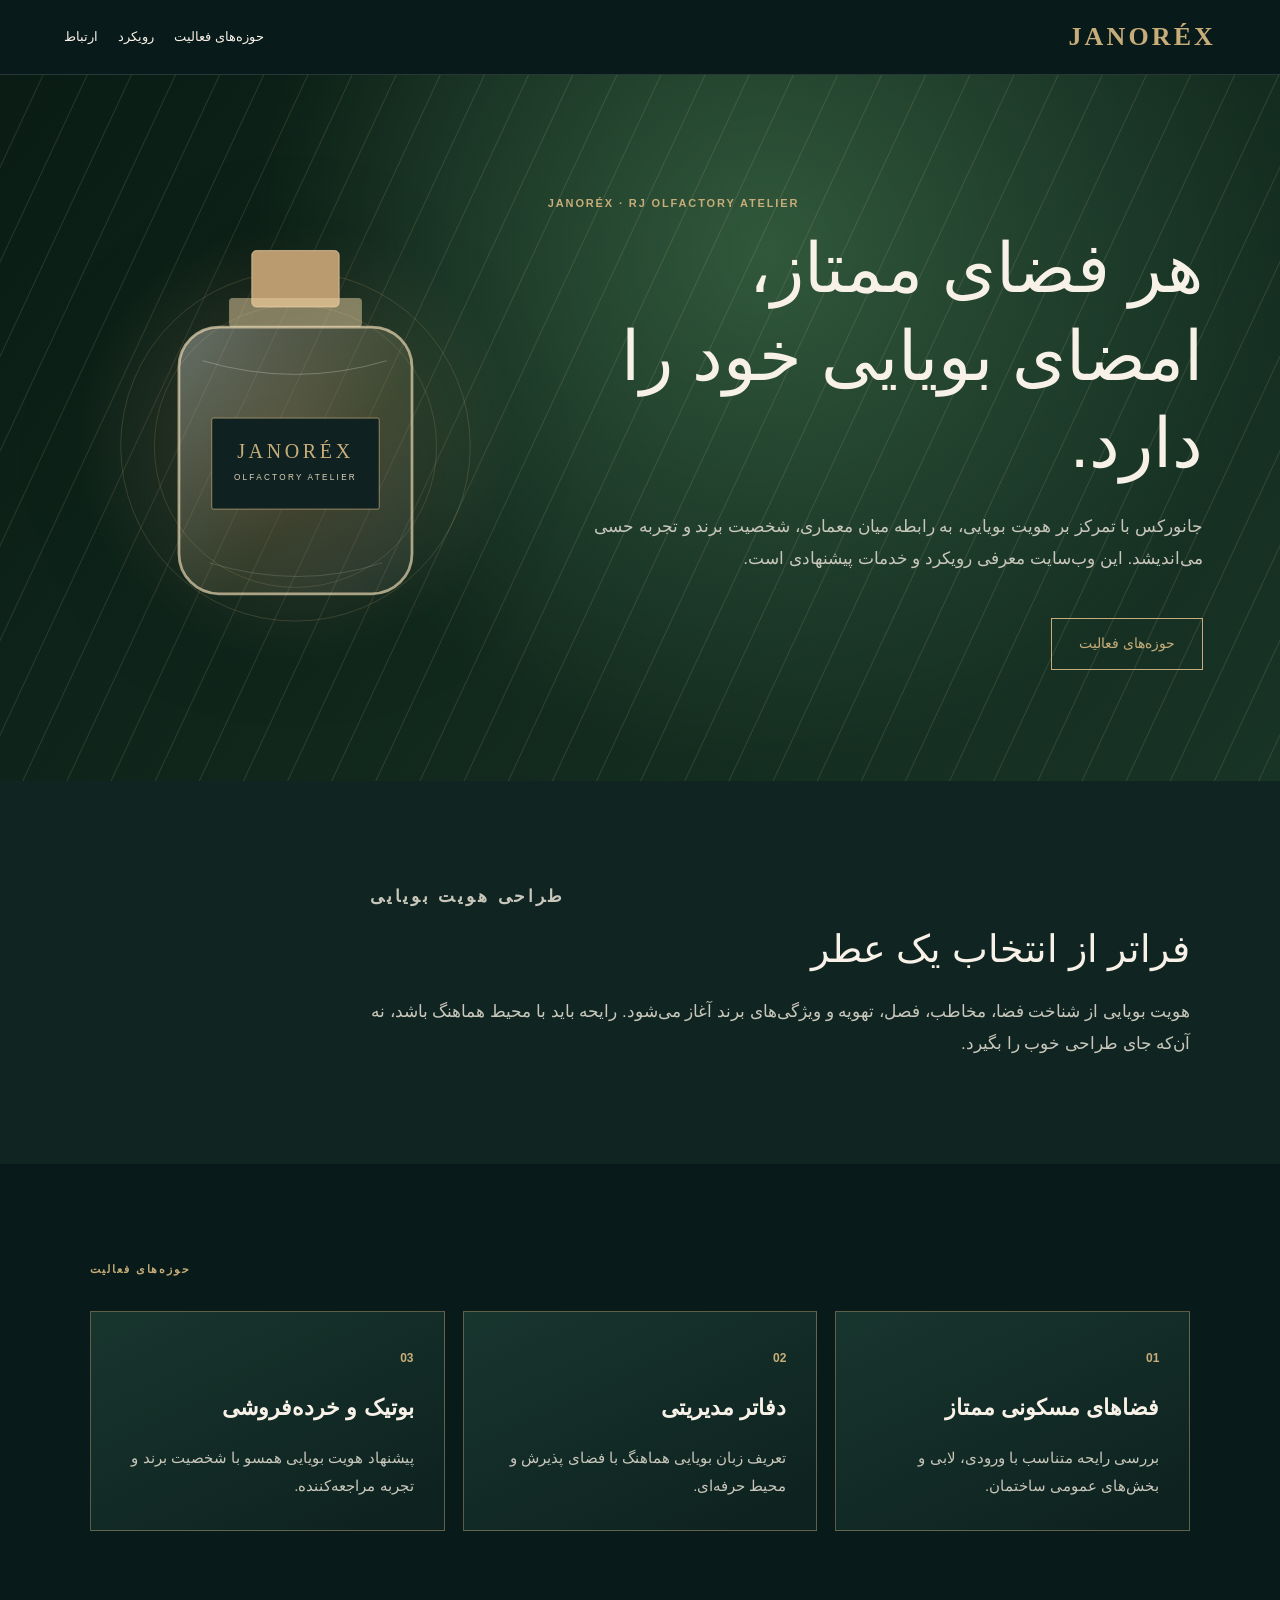
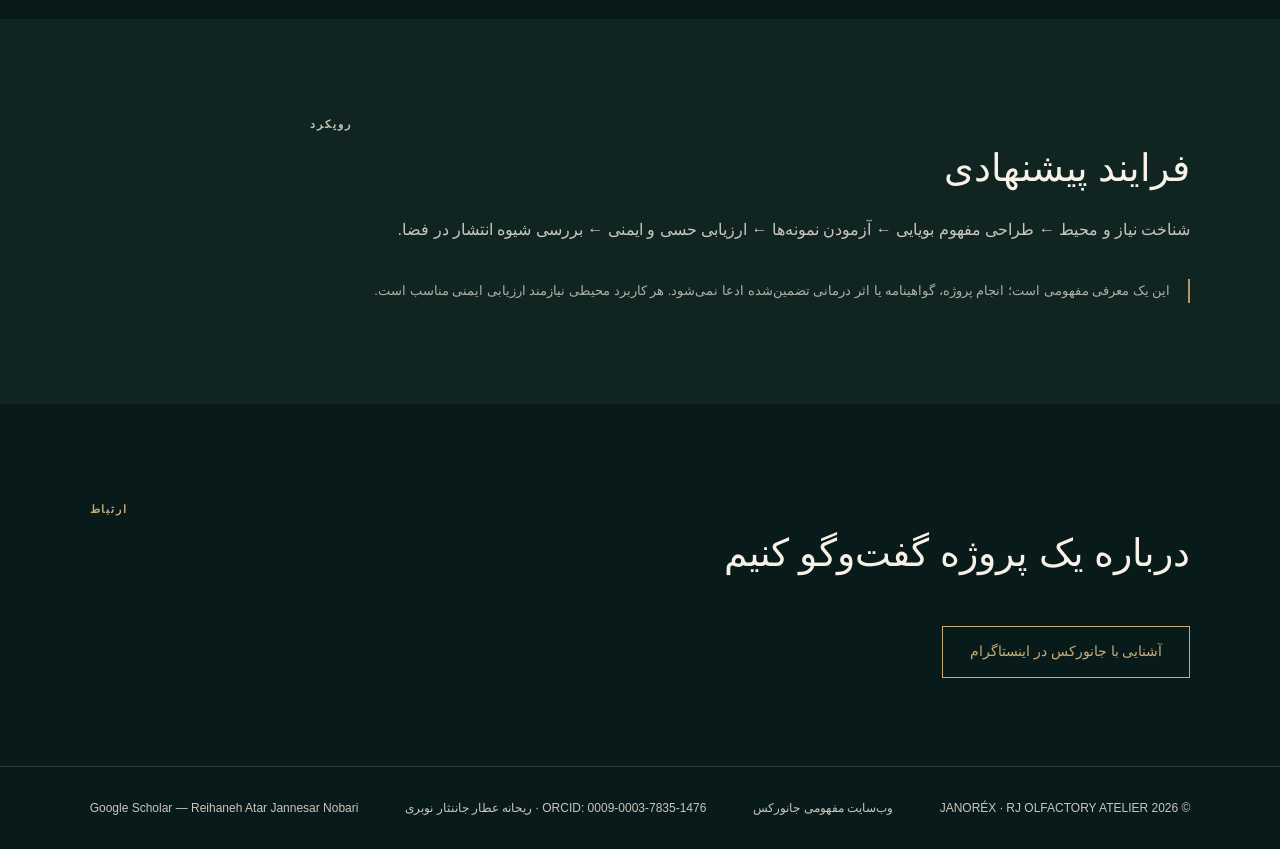
<file: sites/fa/index.html>
<!doctype html>
<html lang="fa" dir="rtl">
<head>
<meta charset="utf-8"><meta name="viewport" content="width=device-width, initial-scale=1">
<meta name="description" content="جانورکس، استودیوی مفهومی طراحی هویت بویایی برای معماری شاخص، دفاتر مدیریتی، بوتیک‌ها و فضاهای ممتاز.">
<meta name="robots" content="index,follow">
<meta name="theme-color" content="#0b1e1c">
<title>جانورکس | طراحی هویت بویایی برای فضاهای ممتاز</title>
<style>
:root{--gold:#c6ad79;--accent:#1b5545;--bg:#091a1a;--text:#f8f1e7;--muted:#c9c7bb}
*{box-sizing:border-box}html{scroll-behavior:smooth}body{margin:0;background:var(--bg);color:var(--text);font-family:Tahoma,Arial,sans-serif;line-height:1.85}a{color:inherit;text-decoration:none}a:focus-visible{outline:3px solid var(--gold);outline-offset:4px}
header{display:flex;align-items:center;justify-content:space-between;gap:24px;flex-wrap:wrap;padding:22px max(5vw,20px);border-bottom:1px solid #ffffff20}
.brand{font:700 26px Georgia,serif;letter-spacing:.12em;color:var(--gold);direction:ltr}
.nav{display:flex;gap:20px;flex-wrap:wrap;font-size:13px}.nav a:hover{color:var(--gold)}
.hero{position:relative;min-height:74vh;display:grid;grid-template-columns:1.2fr .8fr;align-items:center;gap:34px;overflow:hidden;padding:80px max(6vw,24px);background:radial-gradient(circle at 55% 30%,var(--accent),transparent 57%),linear-gradient(140deg,#071413,#112a27)}
.hero:before{content:"";position:absolute;inset:0;opacity:.14;background:repeating-linear-gradient(115deg,transparent 0 38px,#e1c8a8 39px,transparent 40px)}
.hero-copy,.art{position:relative;z-index:1}.overline{font:700 11px Arial,sans-serif;letter-spacing:.17em;color:var(--gold);direction:ltr;text-align:start}
h1{font-size:clamp(38px,5.4vw,75px);line-height:1.26;font-weight:500;margin:16px 0 24px}h2{font-size:clamp(26px,3vw,43px);line-height:1.3;font-weight:500;margin:12px 0 22px}h3{font-size:22px;margin:16px 0}
.lead{font-size:clamp(16px,1.35vw,20px);max-width:700px;color:var(--muted)}.hero .lead{max-width:690px}
.button{display:inline-block;margin-top:26px;padding:12px 27px;color:var(--gold);border:1px solid var(--gold);font-size:14px;transition:.2s}.button:hover{background:var(--gold);color:#09201b}
.art{max-width:490px;width:100%;justify-self:center;filter:drop-shadow(0 12px 45px #0008)}
section.content{padding:88px max(7vw,24px)}.intro{background:#102522}.intro p{max-width:820px;color:var(--muted);font-size:17px}
.cards{display:grid;grid-template-columns:repeat(3,minmax(0,1fr));gap:18px;margin-top:35px}.service{border:1px solid #d3b58366;padding:30px;background:linear-gradient(155deg,#18352e,#0d211e)}.service p{color:var(--muted);font-size:15px;margin:0}.number{color:var(--gold);font:700 12px Arial}
.process{background:#102522}.process p{max-width:880px;color:var(--muted)}.caution{font-size:13px;opacity:.86;border-inline-start:2px solid var(--gold);padding-inline-start:18px;margin-top:35px}
footer{border-top:1px solid #ffffff24;padding:30px max(7vw,24px);display:flex;justify-content:space-between;flex-wrap:wrap;gap:20px;color:var(--muted);font-size:12px}
@media(max-width:760px){.hero{grid-template-columns:1fr;padding-block:60px;min-height:0}.art{max-width:290px;opacity:.86}.cards{grid-template-columns:1fr}section.content{padding-block:64px}header{align-items:flex-start}}
.hero{background:radial-gradient(circle at 60% 25%,#31583b,transparent 55%),linear-gradient(130deg,#0a1c14,#183426)}</style>
<meta name="google-site-verification" content="vM_7W2J-sU3Rq5W0wk0j6W85SU7spvGq8XoZDJ5NMYY"><meta name="author" content="Reihaneh Atar Jannesar Nobari"><script type="application/ld+json">{"@context":"https://schema.org","@type":"Person","name":"Reihaneh Atar Jannesar Nobari","alternateName":["ریحانه عطار جاننثار نوبری","ریحانه جان‌نثار","Reihaneh Jannesar"],"sameAs":["https://orcid.org/0009-0003-7835-1476","https://scholar.google.com/citations?user=XR0D-F0AAAAJ"]}</script></head>
<body>
<header><a class="brand" href="./" aria-label="JANORÉX home">JANORÉX</a><nav class="nav" aria-label="Primary navigation"><a href="#disciplines">حوزه‌های فعالیت</a><a href="#approach">رویکرد</a><a href="#contact">ارتباط</a></nav></header>
<main>
<section class="hero"><div class="hero-copy"><p class="overline">JANORÉX · RJ OLFACTORY ATELIER</p><h1>هر فضای ممتاز، امضای بویایی خود را دارد.</h1><p class="lead">جانورکس با تمرکز بر هویت بویایی، به رابطه میان معماری، شخصیت برند و تجربه حسی می‌اندیشد. این وب‌سایت معرفی رویکرد و خدمات پیشنهادی است.</p><a class="button" href="#disciplines">حوزه‌های فعالیت</a></div><svg class="art" role="img" aria-label="Abstract illustration of a fragrance vessel" viewBox="0 0 480 600" xmlns="http://www.w3.org/2000/svg"><defs><radialGradient id="halo"><stop stop-color="#c6ad79" stop-opacity=".26"/><stop offset="1" stop-color="#c6ad79" stop-opacity="0"/></radialGradient><linearGradient id="glass" x1="0" y1="0" x2="1" y2="1"><stop stop-color="#fff" stop-opacity=".33"/><stop offset=".6" stop-color="#c6ad79" stop-opacity=".13"/><stop offset="1" stop-color="#fff" stop-opacity=".05"/></linearGradient></defs><circle cx="240" cy="315" r="240" fill="url(#halo)"/><circle cx="240" cy="320" r="192" fill="none" stroke="#c6ad79" stroke-opacity=".22"/><circle cx="240" cy="320" r="155" fill="none" stroke="#c6ad79" stroke-opacity=".2"/><rect x="192" y="105" width="96" height="62" rx="5" fill="#b99b6f" stroke="#f8e3b7" stroke-opacity=".65"/><rect x="167" y="157" width="146" height="32" rx="4" fill="#e9d2a4" opacity=".5"/><rect x="112" y="189" width="256" height="293" rx="44" fill="url(#glass)" stroke="#f5e0bb" stroke-opacity=".65" stroke-width="3"/><path d="M138 226q102 30 202 0" fill="none" stroke="#fff" stroke-opacity=".27"/><rect x="148" y="289" width="184" height="100" rx="2" fill="#0f2221" stroke="#c6ad79" stroke-opacity=".75"/><text x="240" y="333" text-anchor="middle" fill="#c6ad79" font-family="Georgia,serif" letter-spacing="4" font-size="22">JANORÉX</text><text x="240" y="357" text-anchor="middle" fill="#ded1b8" font-family="Arial,sans-serif" letter-spacing="2.5" font-size="9">OLFACTORY ATELIER</text><path d="M145 448q100 30 190 0" fill="none" stroke="#fff" stroke-opacity=".16"/></svg></section>
<section class="content intro" id="about"><p class="overline">طراحی هویت بویایی</p><h2>فراتر از انتخاب یک عطر</h2><p>هویت بویایی از شناخت فضا، مخاطب، فصل، تهویه و ویژگی‌های برند آغاز می‌شود. رایحه باید با محیط هماهنگ باشد، نه آن‌که جای طراحی خوب را بگیرد.</p></section>
<section class="content" id="disciplines"><p class="overline">حوزه‌های فعالیت</p><div class="cards"><article class="service"><span class="number">01</span><h3>فضاهای مسکونی ممتاز</h3><p>بررسی رایحه متناسب با ورودی، لابی و بخش‌های عمومی ساختمان.</p></article><article class="service"><span class="number">02</span><h3>دفاتر مدیریتی</h3><p>تعریف زبان بویایی هماهنگ با فضای پذیرش و محیط حرفه‌ای.</p></article><article class="service"><span class="number">03</span><h3>بوتیک و خرده‌فروشی</h3><p>پیشنهاد هویت بویایی همسو با شخصیت برند و تجربه مراجعه‌کننده.</p></article></div></section>
<section class="content process" id="approach"><p class="overline">رویکرد</p><h2>فرایند پیشنهادی</h2><p>شناخت نیاز و محیط ← طراحی مفهوم بویایی ← آزمودن نمونه‌ها ← ارزیابی حسی و ایمنی ← بررسی شیوه انتشار در فضا.</p><p class="caution">این یک معرفی مفهومی است؛ انجام پروژه، گواهینامه یا اثر درمانی تضمین‌شده ادعا نمی‌شود. هر کاربرد محیطی نیازمند ارزیابی ایمنی مناسب است.</p></section>
<section class="content" id="contact"><p class="overline">ارتباط</p><h2>درباره یک پروژه گفت‌وگو کنیم</h2><a class="button" target="_blank" rel="noopener noreferrer" href="https://www.instagram.com/janorex_perfume/">آشنایی با جانورکس در اینستاگرام</a></section>
</main><footer><span>© 2026 JANORÉX · RJ OLFACTORY ATELIER</span><span>وب‌سایت مفهومی جانورکس</span><span dir="ltr">ریحانه عطار جاننثار نوبری · <a href="https://orcid.org/0009-0003-7835-1476" rel="me noopener noreferrer">ORCID: 0009-0003-7835-1476</a></span><span><a href="https://scholar.google.com/citations?user=XR0D-F0AAAAJ" rel="me noopener noreferrer">Google Scholar — Reihaneh Atar Jannesar Nobari</a></span></footer>
</body></html>
</file>
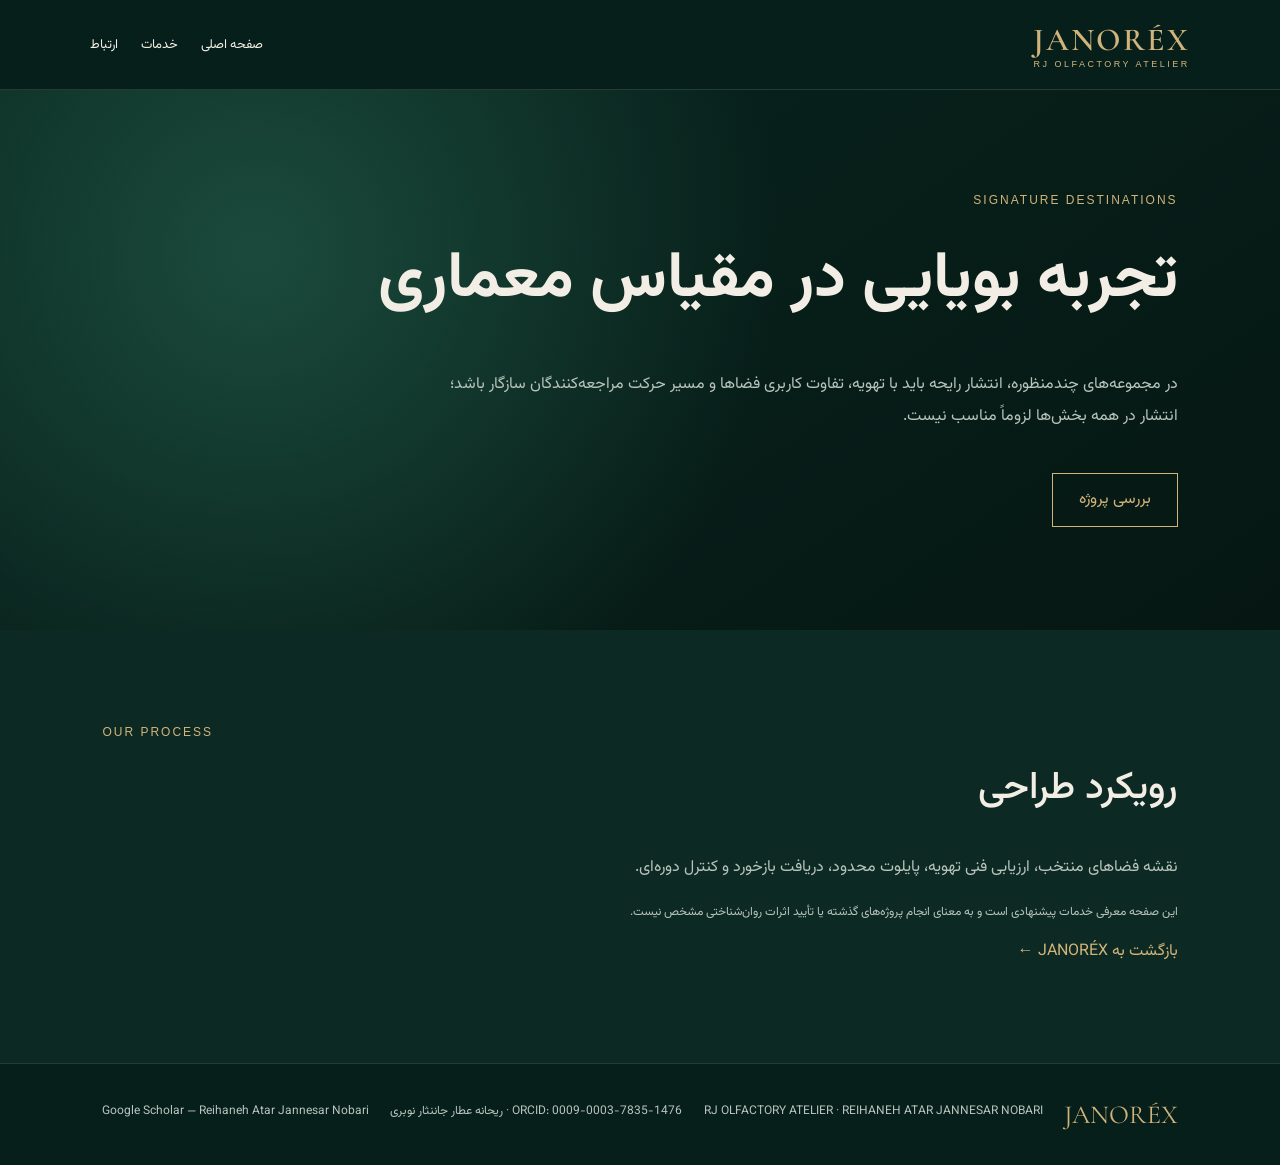
<file: destinations.html>
<!doctype html><html lang="fa" dir="rtl"><head><meta charset="utf-8"><meta name="viewport" content="width=device-width,initial-scale=1"><meta name="description" content="مجموعه‌های تجاری و فضاهای منتخب — خدمات طراحی هویت بویایی JANORÉX"><title>مجموعه‌های تجاری و فضاهای منتخب | JANORÉX</title><link rel="stylesheet" href="style.css"><meta name="google-site-verification" content="vM_7W2J-sU3Rq5W0wk0j6W85SU7spvGq8XoZDJ5NMYY"><meta name="author" content="Reihaneh Atar Jannesar Nobari"><script type="application/ld+json">{"@context":"https://schema.org","@type":"Person","name":"Reihaneh Atar Jannesar Nobari","alternateName":["ریحانه عطار جاننثار نوبری","ریحانه جان‌نثار","Reihaneh Jannesar"],"sameAs":["https://orcid.org/0009-0003-7835-1476","https://scholar.google.com/citations?user=XR0D-F0AAAAJ"]}</script></head><body><header><a class="logo" href="./">JANORÉX<small>RJ OLFACTORY ATELIER</small></a><nav><a href="./">صفحه اصلی</a><a href="./#services">خدمات</a><a href="./#contact">ارتباط</a></nav></header><main><section class="hero inner-hero"><span class="eyebrow">SIGNATURE DESTINATIONS</span><h1>تجربه بویایی در مقیاس معماری</h1><p>در مجموعه‌های چندمنظوره، انتشار رایحه باید با تهویه، تفاوت کاربری فضاها و مسیر حرکت مراجعه‌کنندگان سازگار باشد؛ انتشار در همه بخش‌ها لزوماً مناسب نیست.</p><a class="btn" href="./#contact">بررسی پروژه</a></section><section class="intro"><span class="eyebrow">OUR PROCESS</span><h2>رویکرد طراحی</h2><p>نقشه فضاهای منتخب، ارزیابی فنی تهویه، پایلوت محدود، دریافت بازخورد و کنترل دوره‌ای.</p><p class="note">این صفحه معرفی خدمات پیشنهادی است و به معنای انجام پروژه‌های گذشته یا تأیید اثرات روان‌شناختی مشخص نیست.</p><a class="back" href="./">بازگشت به JANORÉX ←</a></section></main><footer><strong>JANORÉX</strong><span>RJ OLFACTORY ATELIER · REIHANEH ATAR JANNESAR NOBARI</span><span dir="ltr">ریحانه عطار جاننثار نوبری · <a href="https://orcid.org/0009-0003-7835-1476" rel="me noopener noreferrer">ORCID: 0009-0003-7835-1476</a></span><span><a href="https://scholar.google.com/citations?user=XR0D-F0AAAAJ" rel="me noopener noreferrer">Google Scholar — Reihaneh Atar Jannesar Nobari</a></span></footer></body></html>
</file>
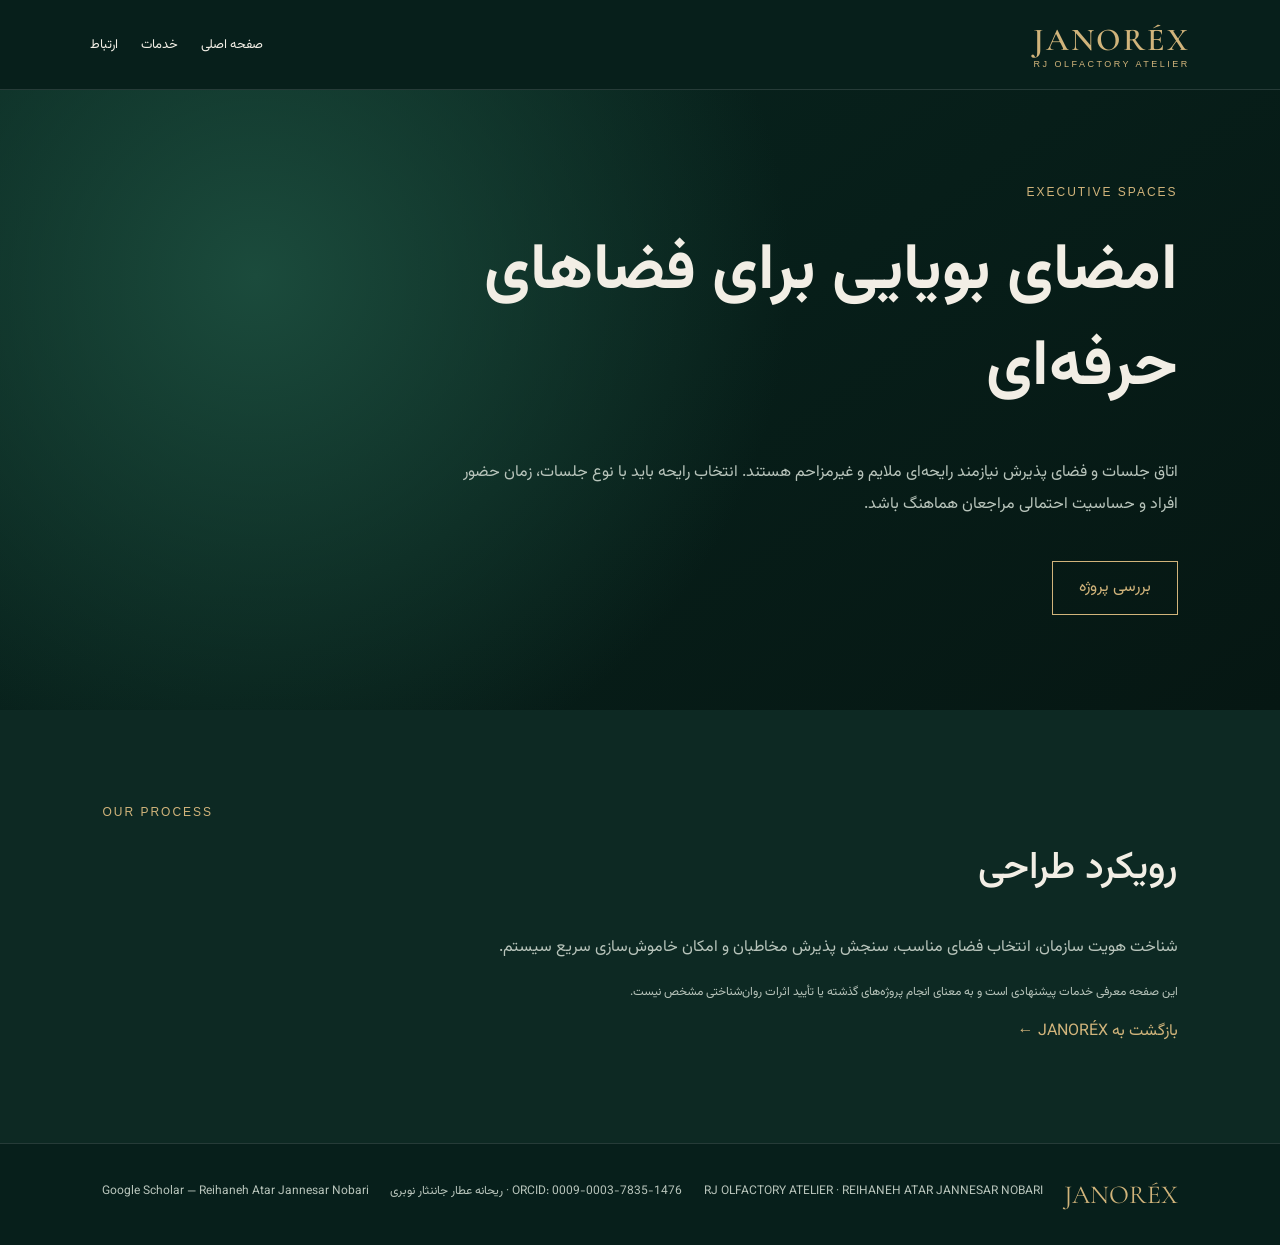
<file: executive.html>
<!doctype html><html lang="fa" dir="rtl"><head><meta charset="utf-8"><meta name="viewport" content="width=device-width,initial-scale=1"><meta name="description" content="دفاتر مدیریت و شرکت‌های خصوصی — خدمات طراحی هویت بویایی JANORÉX"><title>دفاتر مدیریت و شرکت‌های خصوصی | JANORÉX</title><link rel="stylesheet" href="style.css"><meta name="google-site-verification" content="vM_7W2J-sU3Rq5W0wk0j6W85SU7spvGq8XoZDJ5NMYY"><meta name="author" content="Reihaneh Atar Jannesar Nobari"><script type="application/ld+json">{"@context":"https://schema.org","@type":"Person","name":"Reihaneh Atar Jannesar Nobari","alternateName":["ریحانه عطار جاننثار نوبری","ریحانه جان‌نثار","Reihaneh Jannesar"],"sameAs":["https://orcid.org/0009-0003-7835-1476","https://scholar.google.com/citations?user=XR0D-F0AAAAJ"]}</script></head><body><header><a class="logo" href="./">JANORÉX<small>RJ OLFACTORY ATELIER</small></a><nav><a href="./">صفحه اصلی</a><a href="./#services">خدمات</a><a href="./#contact">ارتباط</a></nav></header><main><section class="hero inner-hero"><span class="eyebrow">EXECUTIVE SPACES</span><h1>امضای بویایی برای فضاهای حرفه‌ای</h1><p>اتاق جلسات و فضای پذیرش نیازمند رایحه‌ای ملایم و غیرمزاحم هستند. انتخاب رایحه باید با نوع جلسات، زمان حضور افراد و حساسیت احتمالی مراجعان هماهنگ باشد.</p><a class="btn" href="./#contact">بررسی پروژه</a></section><section class="intro"><span class="eyebrow">OUR PROCESS</span><h2>رویکرد طراحی</h2><p>شناخت هویت سازمان، انتخاب فضای مناسب، سنجش پذیرش مخاطبان و امکان خاموش‌سازی سریع سیستم.</p><p class="note">این صفحه معرفی خدمات پیشنهادی است و به معنای انجام پروژه‌های گذشته یا تأیید اثرات روان‌شناختی مشخص نیست.</p><a class="back" href="./">بازگشت به JANORÉX ←</a></section></main><footer><strong>JANORÉX</strong><span>RJ OLFACTORY ATELIER · REIHANEH ATAR JANNESAR NOBARI</span><span dir="ltr">ریحانه عطار جاننثار نوبری · <a href="https://orcid.org/0009-0003-7835-1476" rel="me noopener noreferrer">ORCID: 0009-0003-7835-1476</a></span><span><a href="https://scholar.google.com/citations?user=XR0D-F0AAAAJ" rel="me noopener noreferrer">Google Scholar — Reihaneh Atar Jannesar Nobari</a></span></footer></body></html>
</file>
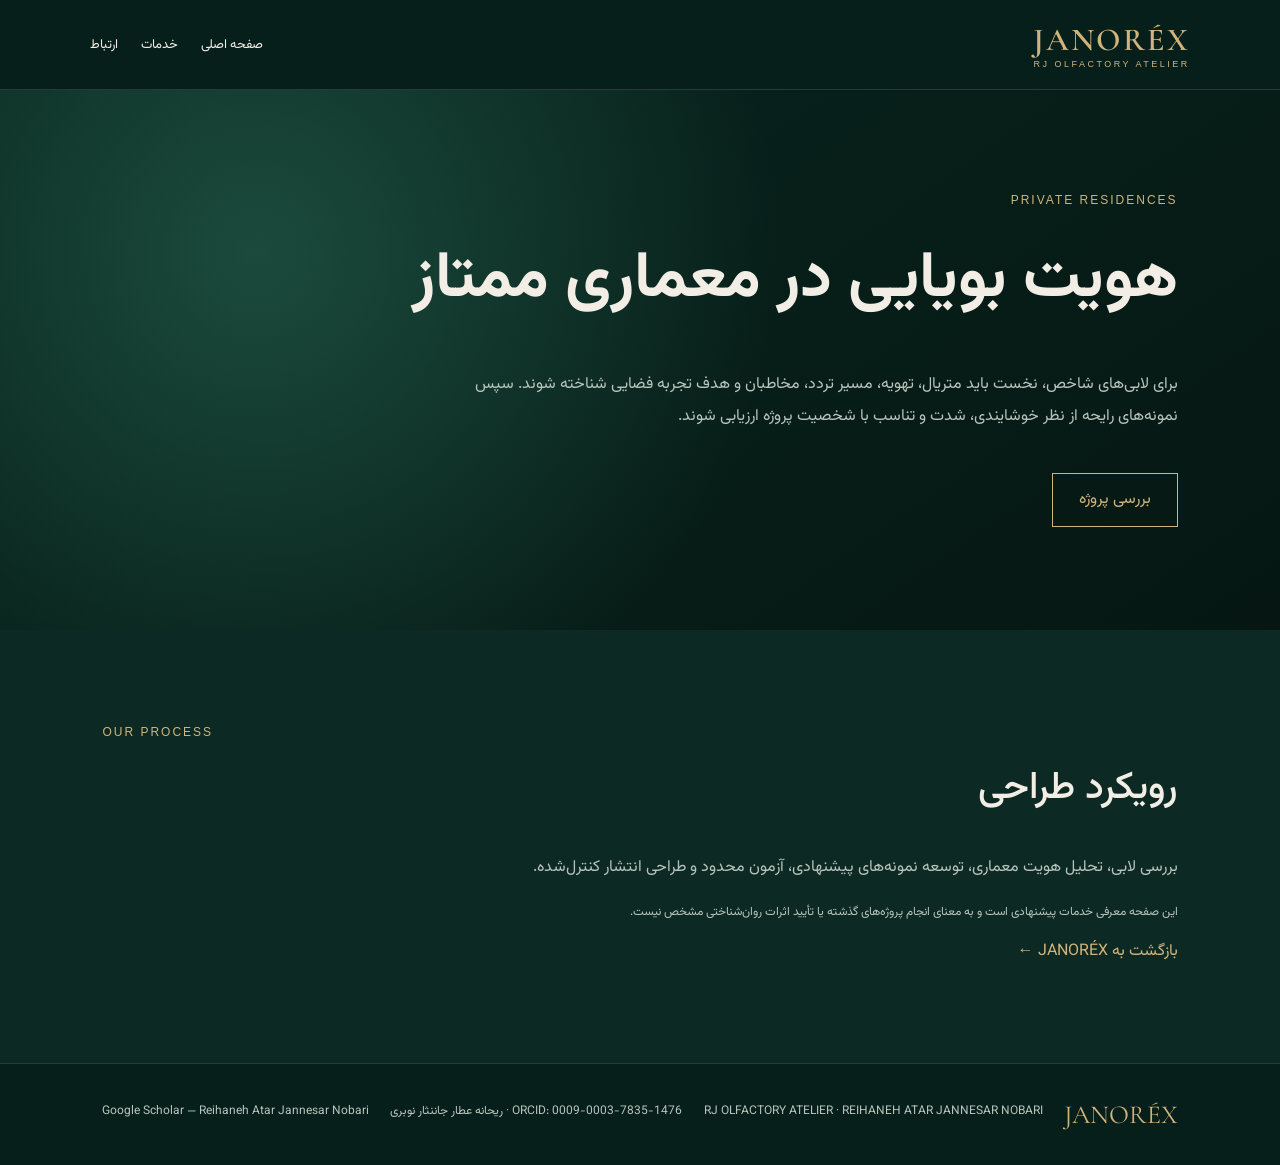
<file: residences.html>
<!doctype html><html lang="fa" dir="rtl"><head><meta charset="utf-8"><meta name="viewport" content="width=device-width,initial-scale=1"><meta name="description" content="برج‌ها و لابی‌های ممتاز — خدمات طراحی هویت بویایی JANORÉX"><title>برج‌ها و لابی‌های ممتاز | JANORÉX</title><link rel="stylesheet" href="style.css"><meta name="google-site-verification" content="vM_7W2J-sU3Rq5W0wk0j6W85SU7spvGq8XoZDJ5NMYY"><meta name="author" content="Reihaneh Atar Jannesar Nobari"><script type="application/ld+json">{"@context":"https://schema.org","@type":"Person","name":"Reihaneh Atar Jannesar Nobari","alternateName":["ریحانه عطار جاننثار نوبری","ریحانه جان‌نثار","Reihaneh Jannesar"],"sameAs":["https://orcid.org/0009-0003-7835-1476","https://scholar.google.com/citations?user=XR0D-F0AAAAJ"]}</script></head><body><header><a class="logo" href="./">JANORÉX<small>RJ OLFACTORY ATELIER</small></a><nav><a href="./">صفحه اصلی</a><a href="./#services">خدمات</a><a href="./#contact">ارتباط</a></nav></header><main><section class="hero inner-hero"><span class="eyebrow">PRIVATE RESIDENCES</span><h1>هویت بویایی در معماری ممتاز</h1><p>برای لابی‌های شاخص، نخست باید متریال، تهویه، مسیر تردد، مخاطبان و هدف تجربه فضایی شناخته شوند. سپس نمونه‌های رایحه از نظر خوشایندی، شدت و تناسب با شخصیت پروژه ارزیابی شوند.</p><a class="btn" href="./#contact">بررسی پروژه</a></section><section class="intro"><span class="eyebrow">OUR PROCESS</span><h2>رویکرد طراحی</h2><p>بررسی لابی، تحلیل هویت معماری، توسعه نمونه‌های پیشنهادی، آزمون محدود و طراحی انتشار کنترل‌شده.</p><p class="note">این صفحه معرفی خدمات پیشنهادی است و به معنای انجام پروژه‌های گذشته یا تأیید اثرات روان‌شناختی مشخص نیست.</p><a class="back" href="./">بازگشت به JANORÉX ←</a></section></main><footer><strong>JANORÉX</strong><span>RJ OLFACTORY ATELIER · REIHANEH ATAR JANNESAR NOBARI</span><span dir="ltr">ریحانه عطار جاننثار نوبری · <a href="https://orcid.org/0009-0003-7835-1476" rel="me noopener noreferrer">ORCID: 0009-0003-7835-1476</a></span><span><a href="https://scholar.google.com/citations?user=XR0D-F0AAAAJ" rel="me noopener noreferrer">Google Scholar — Reihaneh Atar Jannesar Nobari</a></span></footer></body></html>
</file>
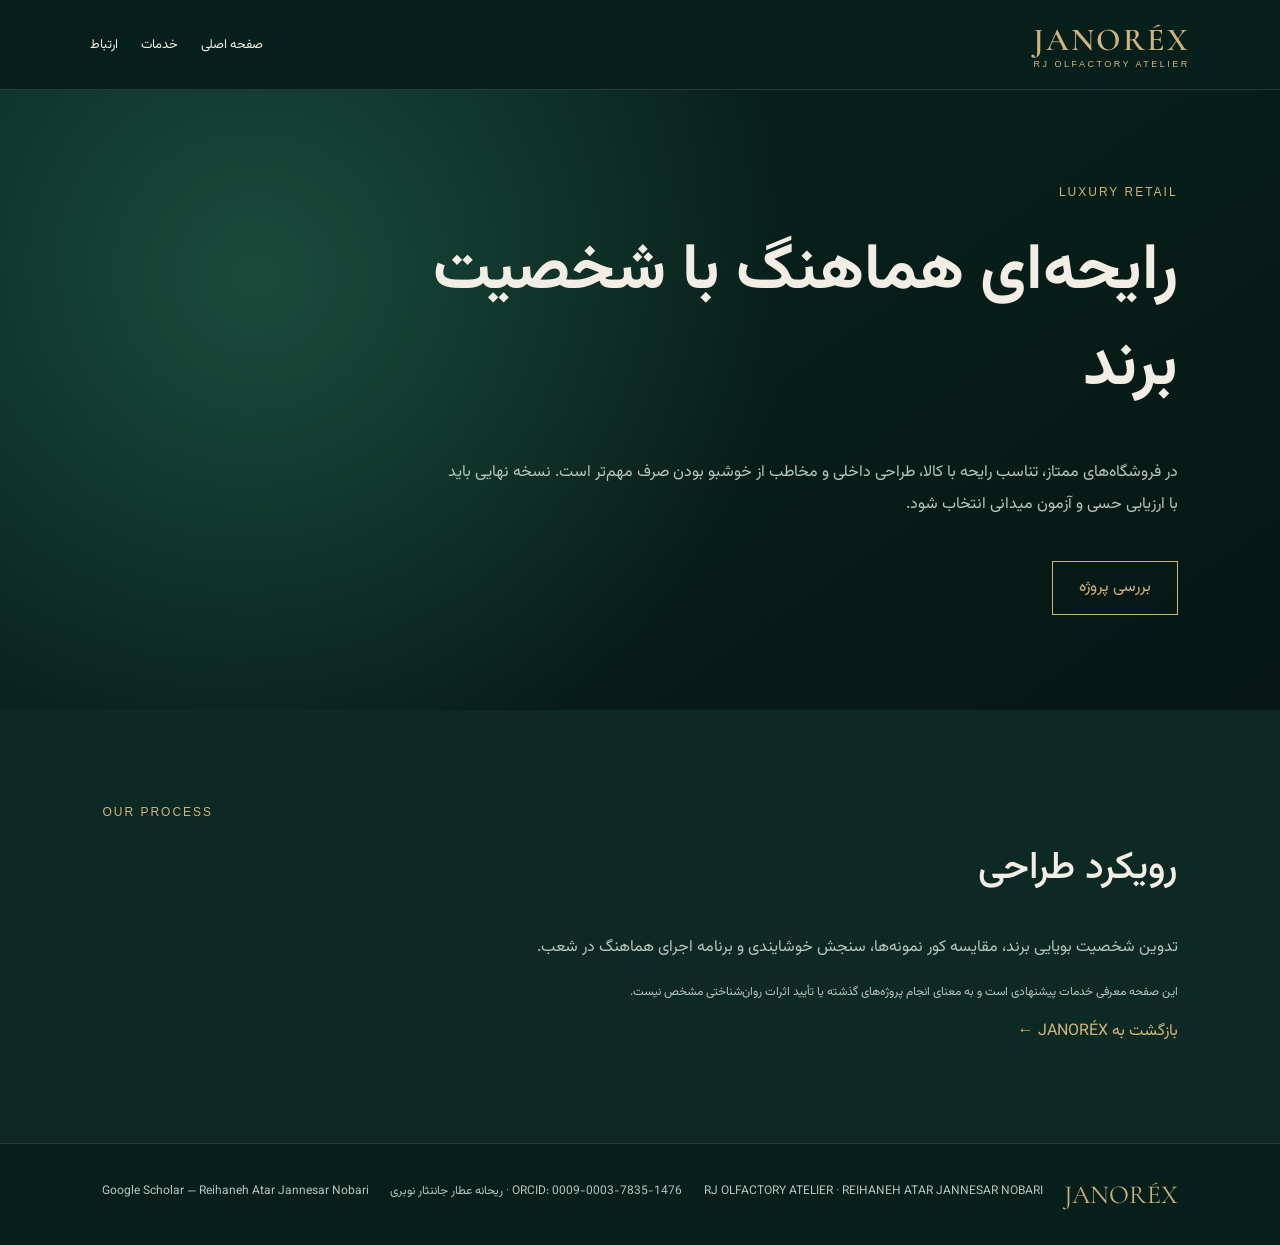
<file: retail.html>
<!doctype html><html lang="fa" dir="rtl"><head><meta charset="utf-8"><meta name="viewport" content="width=device-width,initial-scale=1"><meta name="description" content="بوتیک‌ها و فروشگاه‌های ممتاز — خدمات طراحی هویت بویایی JANORÉX"><title>بوتیک‌ها و فروشگاه‌های ممتاز | JANORÉX</title><link rel="stylesheet" href="style.css"><meta name="google-site-verification" content="vM_7W2J-sU3Rq5W0wk0j6W85SU7spvGq8XoZDJ5NMYY"><meta name="author" content="Reihaneh Atar Jannesar Nobari"><script type="application/ld+json">{"@context":"https://schema.org","@type":"Person","name":"Reihaneh Atar Jannesar Nobari","alternateName":["ریحانه عطار جاننثار نوبری","ریحانه جان‌نثار","Reihaneh Jannesar"],"sameAs":["https://orcid.org/0009-0003-7835-1476","https://scholar.google.com/citations?user=XR0D-F0AAAAJ"]}</script></head><body><header><a class="logo" href="./">JANORÉX<small>RJ OLFACTORY ATELIER</small></a><nav><a href="./">صفحه اصلی</a><a href="./#services">خدمات</a><a href="./#contact">ارتباط</a></nav></header><main><section class="hero inner-hero"><span class="eyebrow">LUXURY RETAIL</span><h1>رایحه‌ای هماهنگ با شخصیت برند</h1><p>در فروشگاه‌های ممتاز، تناسب رایحه با کالا، طراحی داخلی و مخاطب از خوشبو بودن صرف مهم‌تر است. نسخه نهایی باید با ارزیابی حسی و آزمون میدانی انتخاب شود.</p><a class="btn" href="./#contact">بررسی پروژه</a></section><section class="intro"><span class="eyebrow">OUR PROCESS</span><h2>رویکرد طراحی</h2><p>تدوین شخصیت بویایی برند، مقایسه کور نمونه‌ها، سنجش خوشایندی و برنامه اجرای هماهنگ در شعب.</p><p class="note">این صفحه معرفی خدمات پیشنهادی است و به معنای انجام پروژه‌های گذشته یا تأیید اثرات روان‌شناختی مشخص نیست.</p><a class="back" href="./">بازگشت به JANORÉX ←</a></section></main><footer><strong>JANORÉX</strong><span>RJ OLFACTORY ATELIER · REIHANEH ATAR JANNESAR NOBARI</span><span dir="ltr">ریحانه عطار جاننثار نوبری · <a href="https://orcid.org/0009-0003-7835-1476" rel="me noopener noreferrer">ORCID: 0009-0003-7835-1476</a></span><span><a href="https://scholar.google.com/citations?user=XR0D-F0AAAAJ" rel="me noopener noreferrer">Google Scholar — Reihaneh Atar Jannesar Nobari</a></span></footer></body></html>
</file>
<file: style.css>
@import url('https://fonts.googleapis.com/css2?family=Vazirmatn:wght@300;400;500;600;700&family=Cormorant+Garamond:wght@500;600&display=swap');:root{--bg:#071f1b;--surface:#102e27;--gold:#d1b47b;--text:#f2eee5;--muted:#b8c4bb}*{box-sizing:border-box}html{scroll-behavior:smooth}body{margin:0;background:var(--bg);color:var(--text);font-family:Vazirmatn,Arial,sans-serif;line-height:2}a{color:inherit;text-decoration:none}header{display:flex;align-items:center;justify-content:space-between;padding:20px 7%;border-bottom:1px solid #ffffff20;gap:20px;flex-wrap:wrap}.logo{font:600 32px 'Cormorant Garamond',serif;letter-spacing:2px;color:var(--gold);direction:ltr}.logo small{display:block;font:400 9px Arial;letter-spacing:2.5px}nav{display:flex;gap:23px;flex-wrap:wrap;font-size:13px}nav a:hover,.cards a:hover span{color:var(--gold)}section{padding:95px 8%}.hero{min-height:77vh;display:flex;flex-direction:column;align-items:flex-start;justify-content:center;background:radial-gradient(circle at 20% 30%,#1b4b3c 0%,transparent 48%),linear-gradient(145deg,#08251f,#061713)}.eyebrow{color:var(--gold);letter-spacing:2px;font:500 12px Arial,sans-serif;direction:ltr;display:block}h1{font-size:clamp(34px,5vw,68px);line-height:1.5;max-width:850px;margin:25px 0}h1 em{font-style:normal;color:var(--gold)}h2{font-size:clamp(26px,3vw,43px);font-weight:500;margin:12px 0 24px}h3{font-size:22px;font-weight:500}p{max-width:740px;color:var(--muted)}.btn{display:inline-block;border:1px solid var(--gold);color:var(--gold);padding:10px 26px;margin-top:24px;transition:.2s}.btn:hover{background:var(--gold);color:var(--bg)}.intro{background:#0d2923}.cards{display:grid;grid-template-columns:repeat(2,minmax(0,1fr));gap:20px;margin-top:40px}.cards a{padding:35px;border:1px solid #d1b47b50;background:linear-gradient(135deg,#15382f,#0b261f);min-height:260px}.cards b{font:11px Arial;letter-spacing:1px;color:var(--gold)}.cards span{color:var(--gold);font-size:13px}.note{font-size:12px}footer{display:flex;justify-content:space-between;flex-wrap:wrap;gap:15px;padding:35px 8%;border-top:1px solid #ffffff20;font-size:12px;color:var(--muted)}footer strong{font:26px 'Cormorant Garamond',serif;color:var(--gold)}.inner-hero{min-height:60vh}.back{color:var(--gold)}@media(max-width:700px){header{padding:20px 6%}nav{gap:13px;font-size:11px}section{padding:65px 7%}.cards{grid-template-columns:1fr}.hero{min-height:68vh}footer{flex-direction:column}}
</file>
